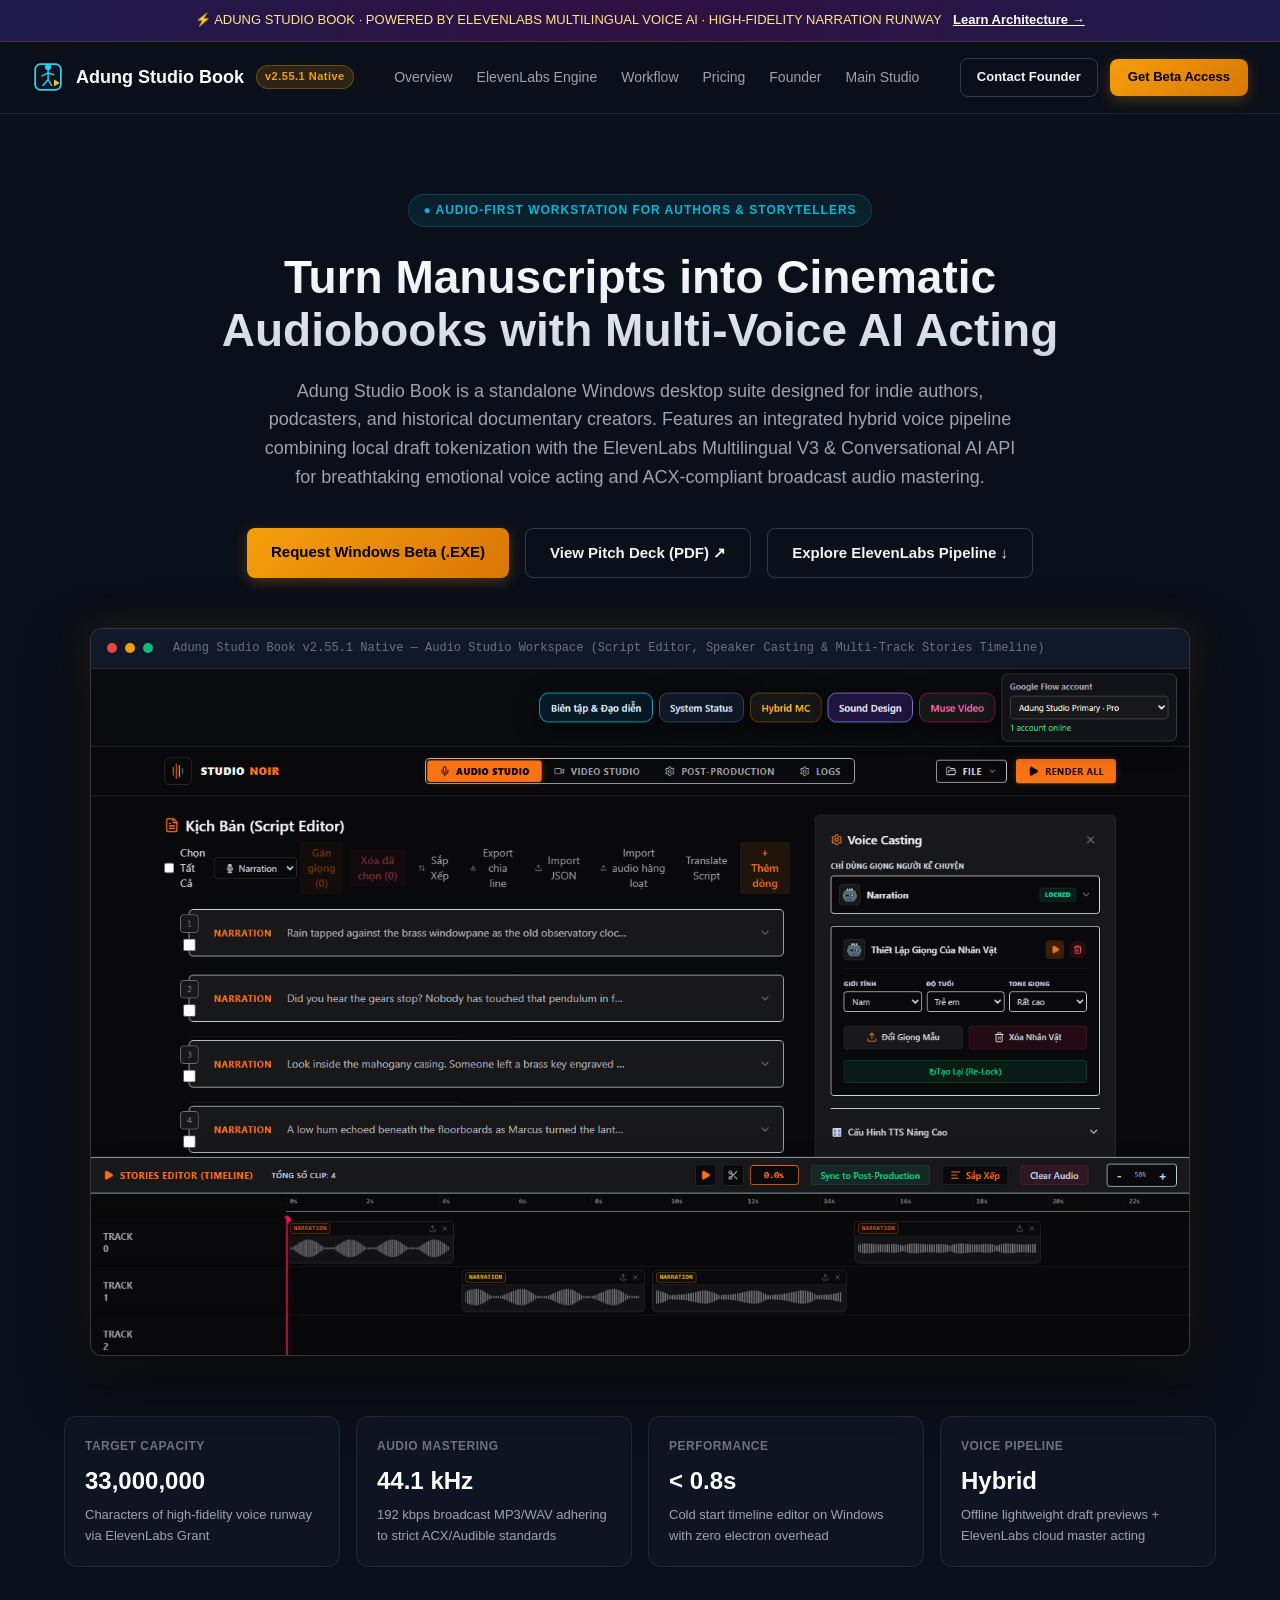
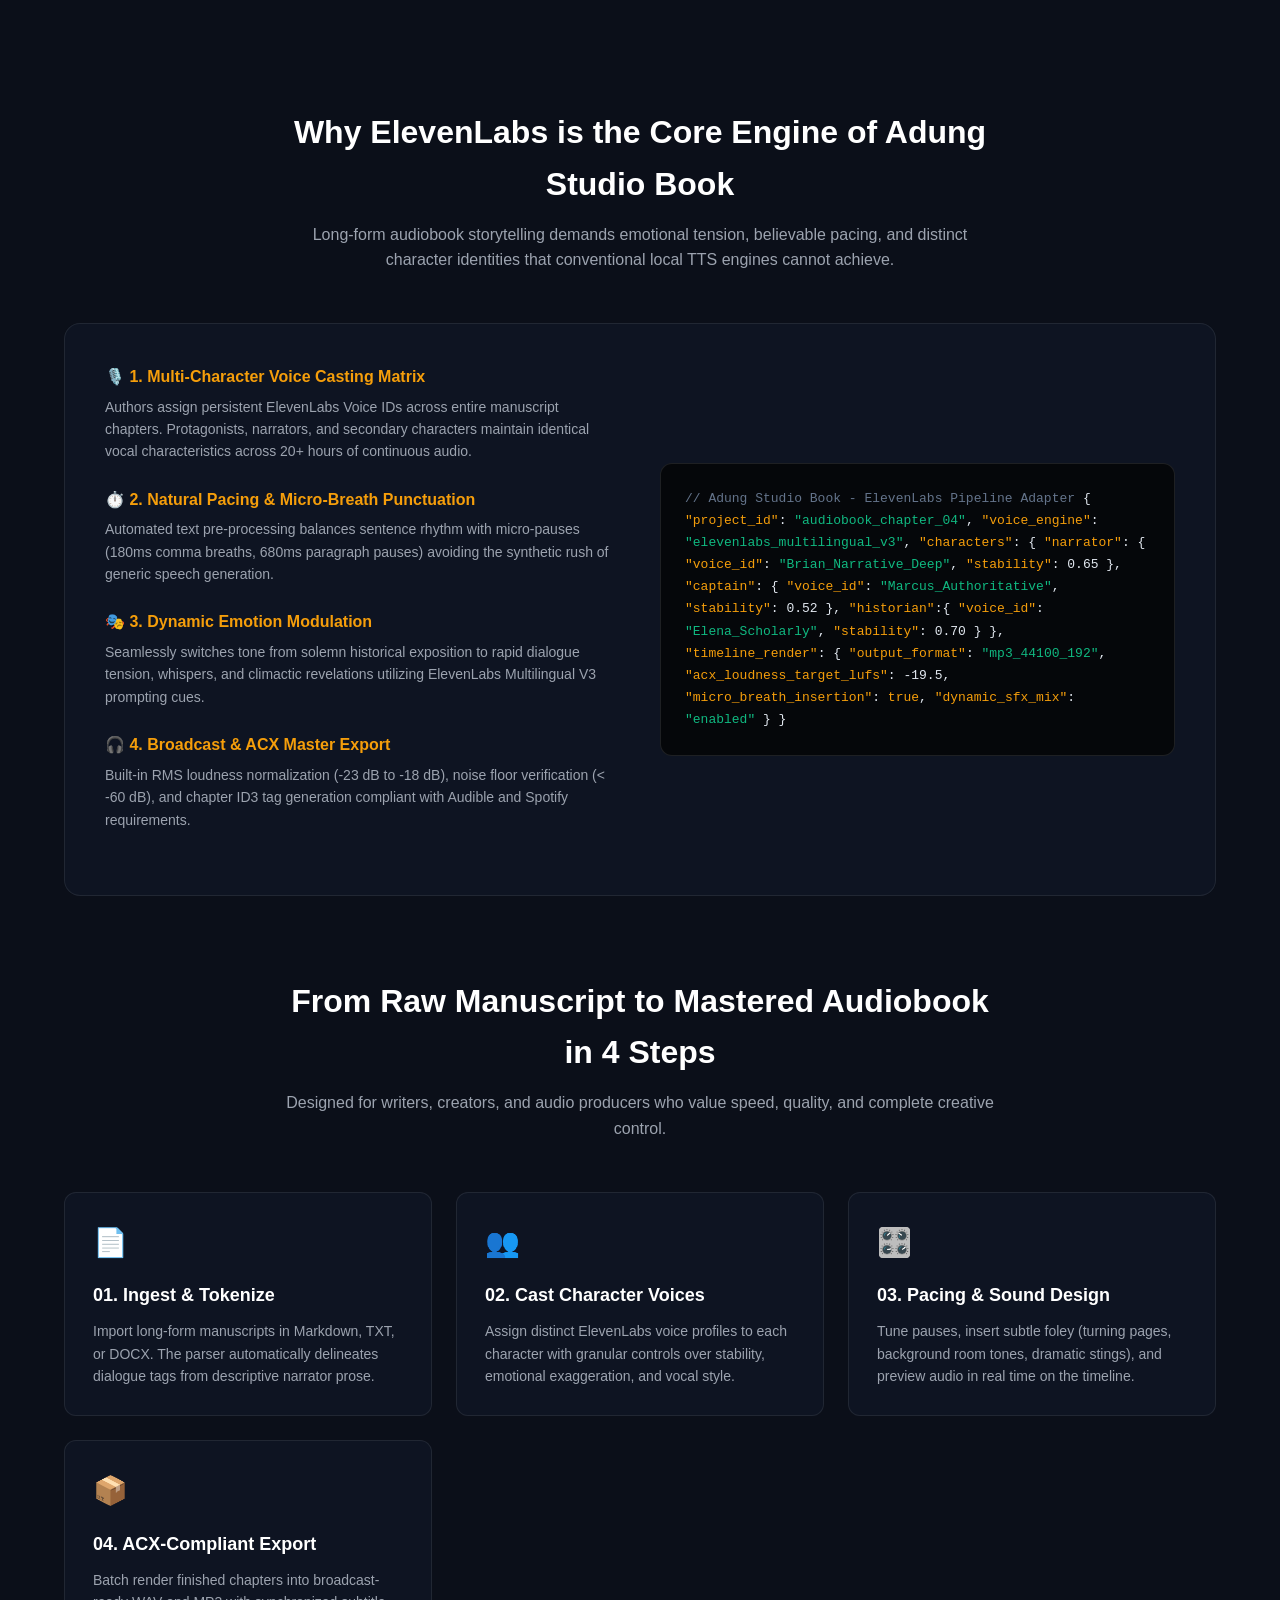
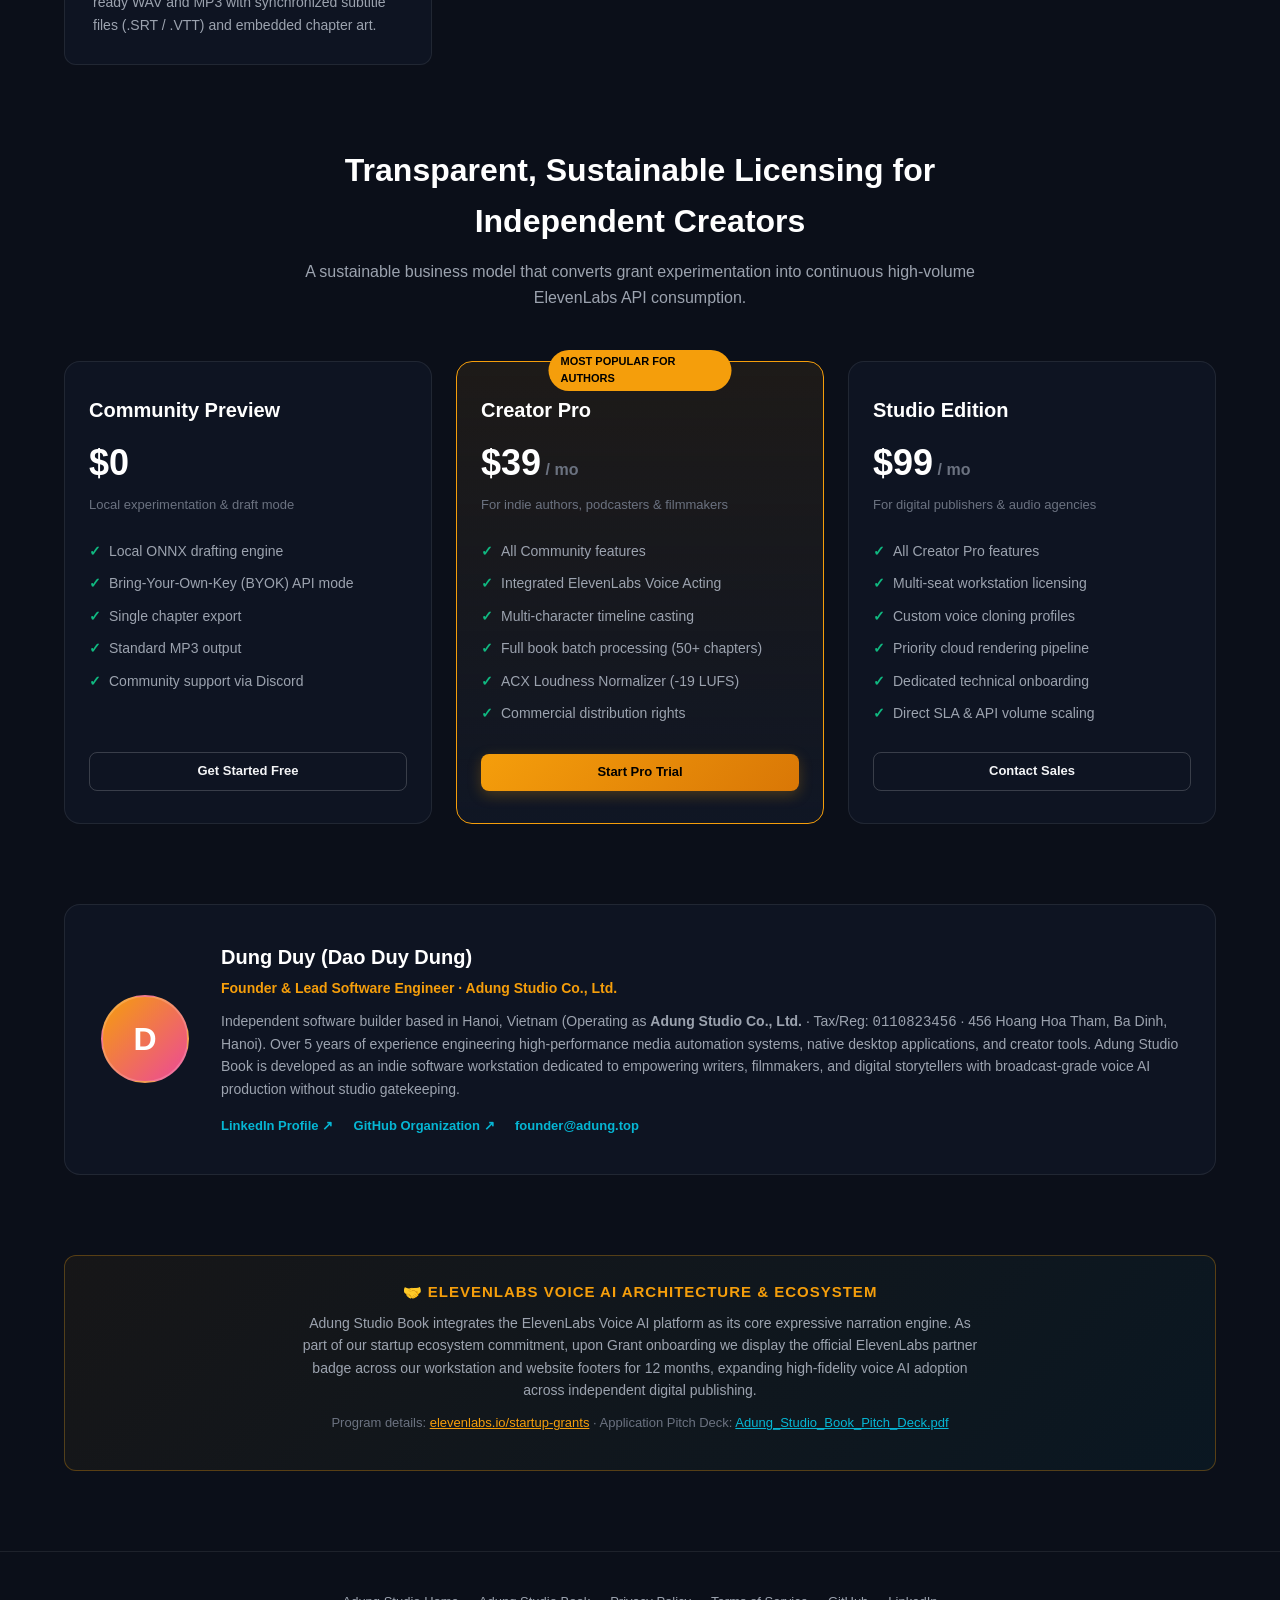
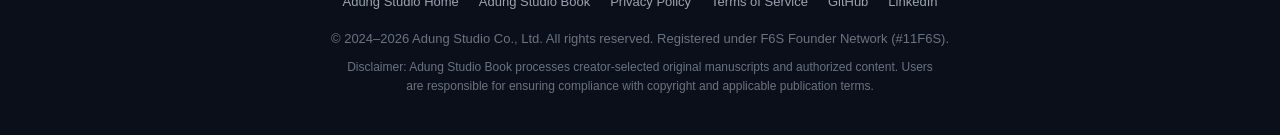
<file: book.html>
<!DOCTYPE html>
<html lang="en">
<head>
    <!-- Google tag (gtag.js) -->
    <script async src="https://www.googletagmanager.com/gtag/js?id=G-BNTRPJ6YL7"></script>
    <script>
      window.dataLayer = window.dataLayer || [];
      function gtag(){dataLayer.push(arguments);}
      gtag("js", new Date());
      gtag("config", "G-BNTRPJ6YL7", {
        page_title: document.title,
        page_location: window.location.href
      });
    </script>

    <meta charset="UTF-8">
    <meta name="viewport" content="width=device-width, initial-scale=1.0">
    <title>Adung Studio Book — Native Desktop AI Audiobook & Narrative Audio Suite</title>
    <meta name="description" content="Adung Studio Book is a standalone Windows desktop workstation for indie authors and storytellers. Turn manuscripts into cinematic multi-voice audiobooks powered by ElevenLabs Voice AI.">
    <meta name="keywords" content="Adung Studio Book, Audiobook Production, ElevenLabs Voice AI, AI Voice Acting, Multi-Voice Narration, Indie Authors, ACX Compliance, Text to Speech">
    <meta name="author" content="Dung Duy - Founder & Lead Developer">
    <link rel="canonical" href="https://adung.top/book.html">

    <!-- Open Graph -->
    <meta property="og:type" content="website">
    <meta property="og:url" content="https://adung.top/book.html">
    <meta property="og:title" content="Adung Studio Book — Desktop Audio Workstation for Storytellers">
    <meta property="og:description" content="Turn long-form manuscripts into broadcast-ready audiobooks with multi-character AI voice acting powered by ElevenLabs.">
    <meta property="og:image" content="https://adung.top/assets/adung_studio_book_icon.png">
    <link rel="icon" type="image/png" href="assets/adung_studio_book_icon.png">

    <!-- Schema.org JSON-LD -->
    <script type="application/ld+json">
    {
      "@context": "https://schema.org",
      "@graph": [
        {
          "@type": "SoftwareApplication",
          "@id": "https://adung.top/book.html#softwareapplication",
          "name": "Adung Studio Book",
          "applicationCategory": "MultimediaApplication",
          "operatingSystem": "Windows 10, Windows 11 (64-bit)",
          "offers": {
            "@type": "Offer",
            "price": "39",
            "priceCurrency": "USD"
          },
          "description": "High-performance cinematic audio-visual audiobook and narrative production workstation powered by ElevenLabs Voice AI API.",
          "url": "https://adung.top/book.html",
          "publisher": {
            "@type": "Organization",
            "name": "Adung Studio Co., Ltd.",
            "alternateName": "Adung Studio",
            "url": "https://adung.top/",
            "address": {
              "@type": "PostalAddress",
              "streetAddress": "456 Hoang Hoa Tham, Ba Dinh",
              "addressLocality": "Hanoi",
              "addressCountry": "VN"
            },
            "founder": {
              "@type": "Person",
              "name": "Dung Duy",
              "jobTitle": "Founder & Lead Developer",
              "email": "founder@adung.top",
              "sameAs": "https://www.linkedin.com/in/dung-duy-72a123442/"
            }
          }
        }
      ]
    }
    </script>

    <style>
        :root {
            --bg: #0b0f19;
            --bg-elevated: #111827;
            --card-bg: rgba(17, 24, 39, 0.7);
            --border: rgba(255, 255, 255, 0.08);
            --border-hover: rgba(255, 255, 255, 0.18);
            --amber: #f59e0b;
            --amber-glow: rgba(245, 158, 11, 0.25);
            --cyan: #06b6d4;
            --cyan-glow: rgba(6, 182, 212, 0.25);
            --text-main: #f3f4f6;
            --text-muted: #9ca3af;
            --text-dim: #6b7280;
            --success: #10b981;
        }

        * {
            box-sizing: border-box;
            margin: 0;
            padding: 0;
        }

        body {
            background-color: var(--bg);
            color: var(--text-main);
            font-family: -apple-system, BlinkMacSystemFont, "Segoe UI", Roboto, Helvetica, Arial, sans-serif;
            line-height: 1.6;
            overflow-x: hidden;
        }

        /* Top Bar */
        .top-bar {
            background: linear-gradient(90deg, #1e1b4b, #311042, #1e1b4b);
            border-bottom: 1px solid rgba(245, 158, 11, 0.2);
            text-align: center;
            padding: 10px 16px;
            font-size: 13px;
            font-weight: 500;
            color: #fde68a;
        }
        .top-bar a {
            color: #fff;
            text-decoration: underline;
            margin-left: 8px;
            font-weight: 700;
        }

        /* Navbar */
        nav {
            display: flex;
            align-items: center;
            justify-content: space-between;
            padding: 16px 32px;
            max-width: 1280px;
            margin: 0 auto;
            border-bottom: 1px solid var(--border);
        }
        .nav-brand {
            display: flex;
            align-items: center;
            gap: 12px;
            text-decoration: none;
            color: #fff;
            font-weight: 700;
            font-size: 18px;
        }
        .nav-brand img {
            width: 32px;
            height: 32px;
            border-radius: 8px;
        }
        .nav-badge {
            background: rgba(245, 158, 11, 0.15);
            color: var(--amber);
            border: 1px solid rgba(245, 158, 11, 0.3);
            font-size: 11px;
            font-weight: 600;
            padding: 2px 8px;
            border-radius: 999px;
            letter-spacing: 0.5px;
        }
        .nav-links {
            display: flex;
            gap: 24px;
            list-style: none;
        }
        .nav-links a {
            color: var(--text-muted);
            text-decoration: none;
            font-size: 14px;
            font-weight: 500;
            transition: color 0.2s;
        }
        .nav-links a:hover {
            color: #fff;
        }
        .nav-cta {
            display: flex;
            gap: 12px;
            align-items: center;
        }
        .btn-outline {
            border: 1px solid var(--border-hover);
            color: var(--text-main);
            padding: 8px 16px;
            border-radius: 8px;
            text-decoration: none;
            font-size: 13px;
            font-weight: 600;
            transition: all 0.2s;
        }
        .btn-outline:hover {
            background: rgba(255, 255, 255, 0.05);
            border-color: #fff;
        }
        .btn-primary {
            background: linear-gradient(135deg, #f59e0b, #d97706);
            color: #000;
            padding: 8px 18px;
            border-radius: 8px;
            text-decoration: none;
            font-size: 13px;
            font-weight: 700;
            transition: all 0.2s;
            box-shadow: 0 4px 14px var(--amber-glow);
        }
        .btn-primary:hover {
            transform: translateY(-1px);
            filter: brightness(1.1);
        }

        /* Container */
        .container {
            max-width: 1200px;
            margin: 0 auto;
            padding: 0 24px;
        }

        /* Hero */
        .hero {
            padding: 80px 0 60px;
            text-align: center;
            position: relative;
        }
        .hero-tag {
            display: inline-flex;
            align-items: center;
            gap: 8px;
            background: rgba(6, 182, 212, 0.1);
            border: 1px solid rgba(6, 182, 212, 0.25);
            color: var(--cyan);
            font-size: 12px;
            font-weight: 700;
            padding: 6px 14px;
            border-radius: 999px;
            margin-bottom: 24px;
            text-transform: uppercase;
            letter-spacing: 1px;
        }
        .hero h1 {
            font-size: 46px;
            font-weight: 800;
            line-height: 1.15;
            margin-bottom: 20px;
            background: linear-gradient(180deg, #ffffff 0%, #cbd5e1 100%);
            -webkit-background-clip: text;
            -webkit-text-fill-color: transparent;
            max-width: 900px;
            margin-left: auto;
            margin-right: auto;
        }
        .hero p {
            font-size: 18px;
            color: var(--text-muted);
            max-width: 760px;
            margin: 0 auto 36px;
        }
        .hero-btns {
            display: flex;
            gap: 16px;
            justify-content: center;
            margin-bottom: 50px;
            flex-wrap: wrap;
        }
        .hero-btns a {
            padding: 12px 24px;
            font-size: 15px;
        }

        /* App Showcase Mockup Frame */
        .showcase-frame {
            background: #090b10;
            border: 1px solid var(--border-hover);
            border-radius: 12px;
            overflow: hidden;
            box-shadow: 0 25px 60px rgba(0, 0, 0, 0.6), 0 0 40px rgba(245, 158, 11, 0.12);
            margin: 0 auto 60px;
            max-width: 1100px;
            text-align: left;
        }
        .showcase-frame-header {
            background: #111827;
            border-bottom: 1px solid var(--border);
            padding: 10px 16px;
            display: flex;
            align-items: center;
            gap: 8px;
        }
        .showcase-dot {
            width: 10px;
            height: 10px;
            border-radius: 50%;
            display: inline-block;
        }
        .showcase-dot-1 { background: #ef4444; }
        .showcase-dot-2 { background: #f59e0b; }
        .showcase-dot-3 { background: #10b981; }
        .showcase-title {
            margin-left: 12px;
            font-size: 12px;
            color: var(--text-dim);
            font-family: ui-monospace, SFMono-Regular, Menlo, Monaco, Consolas, monospace;
        }
        .showcase-img {
            width: 100%;
            height: auto;
            display: block;
        }

        /* Metrics Box */
        .metrics-grid {
            display: grid;
            grid-template-columns: repeat(auto-fit, minmax(220px, 1fr));
            gap: 16px;
            margin-bottom: 80px;
        }
        .metric-card {
            background: var(--card-bg);
            border: 1px solid var(--border);
            border-radius: 12px;
            padding: 20px;
            text-align: left;
            backdrop-filter: blur(12px);
            transition: border-color 0.2s;
        }
        .metric-card:hover {
            border-color: var(--amber);
        }
        .metric-label {
            font-size: 12px;
            text-transform: uppercase;
            letter-spacing: 0.5px;
            color: var(--text-dim);
            margin-bottom: 6px;
            font-weight: 600;
        }
        .metric-val {
            font-size: 24px;
            font-weight: 800;
            color: #fff;
            margin-bottom: 4px;
        }
        .metric-desc {
            font-size: 13px;
            color: var(--text-muted);
        }

        /* Section Generic */
        .section-header {
            text-align: center;
            max-width: 720px;
            margin: 0 auto 50px;
        }
        .section-header h2 {
            font-size: 32px;
            font-weight: 700;
            margin-bottom: 12px;
            color: #fff;
        }
        .section-header p {
            color: var(--text-muted);
            font-size: 16px;
        }

        /* Architecture Deep Dive */
        .arch-card {
            background: var(--card-bg);
            border: 1px solid var(--border);
            border-radius: 16px;
            padding: 40px;
            margin-bottom: 80px;
            backdrop-filter: blur(16px);
        }
        .arch-grid {
            display: grid;
            grid-template-columns: 1fr 1fr;
            gap: 40px;
            align-items: center;
        }
        @media(max-width: 768px) {
            .arch-grid { grid-template-columns: 1fr; }
            .hero h1 { font-size: 32px; }
            nav .nav-links { display: none; }
        }
        .arch-item {
            margin-bottom: 24px;
        }
        .arch-item h4 {
            color: var(--amber);
            font-size: 16px;
            margin-bottom: 6px;
            display: flex;
            align-items: center;
            gap: 8px;
        }
        .arch-item p {
            font-size: 14px;
            color: var(--text-muted);
        }

        /* Console / Code Box */
        .code-box {
            background: #05070a;
            border: 1px solid rgba(255, 255, 255, 0.1);
            border-radius: 12px;
            padding: 24px;
            font-family: ui-monospace, SFMono-Regular, Menlo, Monaco, Consolas, monospace;
            font-size: 13px;
            color: #e2e8f0;
            line-height: 1.7;
            overflow-x: auto;
        }
        .code-comment { color: #64748b; }
        .code-keyword { color: #f59e0b; }
        .code-str { color: #10b981; }

        /* Features 3-Col */
        .features-grid {
            display: grid;
            grid-template-columns: repeat(auto-fit, minmax(320px, 1fr));
            gap: 24px;
            margin-bottom: 80px;
        }
        .feat-box {
            background: var(--card-bg);
            border: 1px solid var(--border);
            border-radius: 12px;
            padding: 28px;
            transition: all 0.2s;
        }
        .feat-box:hover {
            border-color: rgba(245, 158, 11, 0.4);
            transform: translateY(-2px);
        }
        .feat-icon {
            font-size: 28px;
            margin-bottom: 16px;
            display: inline-block;
        }
        .feat-box h3 {
            font-size: 18px;
            font-weight: 700;
            margin-bottom: 10px;
            color: #fff;
        }
        .feat-box p {
            font-size: 14px;
            color: var(--text-muted);
        }

        /* Pricing Table */
        .pricing-grid {
            display: grid;
            grid-template-columns: repeat(auto-fit, minmax(280px, 1fr));
            gap: 24px;
            margin-bottom: 80px;
        }
        .price-card {
            background: var(--card-bg);
            border: 1px solid var(--border);
            border-radius: 16px;
            padding: 32px 24px;
            display: flex;
            flex-direction: column;
            justify-content: space-between;
            position: relative;
        }
        .price-card.featured {
            border-color: var(--amber);
            background: linear-gradient(180deg, rgba(245, 158, 11, 0.08) 0%, rgba(17, 24, 39, 0.8) 100%);
        }
        .price-badge {
            position: absolute;
            top: -12px;
            left: 50%;
            transform: translateX(-50%);
            background: var(--amber);
            color: #000;
            font-size: 11px;
            font-weight: 800;
            padding: 3px 12px;
            border-radius: 999px;
            text-transform: uppercase;
        }
        .price-title {
            font-size: 20px;
            font-weight: 700;
            color: #fff;
            margin-bottom: 8px;
        }
        .price-val {
            font-size: 36px;
            font-weight: 800;
            color: #fff;
            margin-bottom: 4px;
        }
        .price-sub {
            font-size: 13px;
            color: var(--text-dim);
            margin-bottom: 24px;
        }
        .price-features {
            list-style: none;
            margin-bottom: 28px;
        }
        .price-features li {
            font-size: 14px;
            color: var(--text-muted);
            margin-bottom: 10px;
            display: flex;
            align-items: center;
            gap: 8px;
        }
        .price-features li::before {
            content: "✓";
            color: var(--success);
            font-weight: 700;
        }

        /* Founder Section */
        .founder-box {
            background: var(--card-bg);
            border: 1px solid var(--border);
            border-radius: 16px;
            padding: 36px;
            margin-bottom: 80px;
            display: flex;
            gap: 32px;
            align-items: center;
        }
        @media(max-width: 640px) {
            .founder-box { flex-direction: column; text-align: center; }
        }
        .founder-avatar {
            width: 88px;
            height: 88px;
            border-radius: 50%;
            background: linear-gradient(135deg, #f59e0b, #ec4899);
            display: flex;
            align-items: center;
            justify-content: center;
            font-size: 32px;
            font-weight: 800;
            color: #fff;
            flex-shrink: 0;
            border: 2px solid var(--border-hover);
        }
        .founder-meta h3 {
            font-size: 20px;
            font-weight: 700;
            margin-bottom: 4px;
            color: #fff;
        }
        .founder-meta .role {
            font-size: 14px;
            color: var(--amber);
            font-weight: 600;
            margin-bottom: 10px;
        }
        .founder-meta p {
            font-size: 14px;
            color: var(--text-muted);
            margin-bottom: 12px;
        }
        .founder-links a {
            display: inline-flex;
            align-items: center;
            gap: 6px;
            color: var(--cyan);
            font-size: 13px;
            text-decoration: none;
            font-weight: 600;
            margin-right: 16px;
        }
        .founder-links a:hover {
            text-decoration: underline;
        }

        /* ElevenLabs Grants Badge Section */
        .grants-banner {
            background: linear-gradient(135deg, rgba(245, 158, 11, 0.05), rgba(6, 182, 212, 0.05));
            border: 1px solid rgba(245, 158, 11, 0.3);
            border-radius: 12px;
            padding: 24px;
            text-align: center;
            margin-bottom: 80px;
        }
        .grants-banner h4 {
            color: var(--amber);
            font-size: 15px;
            text-transform: uppercase;
            letter-spacing: 1px;
            margin-bottom: 8px;
        }
        .grants-banner p {
            font-size: 14px;
            color: var(--text-muted);
            max-width: 680px;
            margin: 0 auto 12px;
        }

        /* Footer */
        footer {
            border-top: 1px solid var(--border);
            padding: 40px 0;
            text-align: center;
            font-size: 13px;
            color: var(--text-dim);
        }
        .footer-nav {
            display: flex;
            justify-content: center;
            gap: 20px;
            margin-bottom: 16px;
        }
        .footer-nav a {
            color: var(--text-muted);
            text-decoration: none;
        }
        .footer-nav a:hover {
            color: #fff;
        }
    </style>
</head>
<body>

    <!-- Top Announcement Bar -->
    <div class="top-bar">
        <span>⚡ ADUNG STUDIO BOOK · POWERED BY ELEVENLABS MULTILINGUAL VOICE AI · HIGH-FIDELITY NARRATION RUNWAY</span>
        <a href="#voice-engine">Learn Architecture →</a>
    </div>

    <!-- Navigation -->
    <nav>
        <a href="/book.html" class="nav-brand">
            <img src="assets/adung_studio_book_icon.png" alt="Adung Studio Book Logo">
            <span>Adung Studio Book</span>
            <span class="nav-badge">v2.55.1 Native</span>
        </a>
        <ul class="nav-links">
            <li><a href="#overview">Overview</a></li>
            <li><a href="#voice-engine">ElevenLabs Engine</a></li>
            <li><a href="#workflow">Workflow</a></li>
            <li><a href="#pricing">Pricing</a></li>
            <li><a href="#founder">Founder</a></li>
            <li><a href="/">Main Studio</a></li>
        </ul>
        <div class="nav-cta">
            <!--email_off-->
            <a href="mailto:founder@adung.top?subject=Adung%20Studio%20Book%20Beta%20Inquiry" class="btn-outline">Contact Founder</a>
            <!--/email_off-->
            <a href="#pricing" class="btn-primary">Get Beta Access</a>
        </div>
    </nav>

    <div class="container">

        <!-- Hero Section -->
        <section class="hero" id="overview">
            <div class="hero-tag">● Audio-First Workstation for Authors & Storytellers</div>
            <h1>Turn Manuscripts into Cinematic Audiobooks with Multi-Voice AI Acting</h1>
            <p>
                Adung Studio Book is a standalone Windows desktop suite designed for indie authors, podcasters, and historical documentary creators. Features an integrated hybrid voice pipeline combining local draft tokenization with the ElevenLabs Multilingual V3 & Conversational AI API for breathtaking emotional voice acting and ACX-compliant broadcast audio mastering.
            </p>
            <div class="hero-btns">
                <!--email_off-->
                <a href="mailto:founder@adung.top?subject=Request%20Adung%20Studio%20Book%20Trial" class="btn-primary">Request Windows Beta (.EXE)</a>
                <!--/email_off-->
                <a href="Adung_Studio_Book_Pitch_Deck.pdf" target="_blank" class="btn-outline">View Pitch Deck (PDF) ↗</a>
                <a href="#voice-engine" class="btn-outline">Explore ElevenLabs Pipeline ↓</a>
            </div>

            <!-- Live Desktop Workstation Preview -->
            <div class="showcase-frame">
                <div class="showcase-frame-header">
                    <span class="showcase-dot showcase-dot-1"></span>
                    <span class="showcase-dot showcase-dot-2"></span>
                    <span class="showcase-dot showcase-dot-3"></span>
                    <span class="showcase-title">Adung Studio Book v2.55.1 Native — Audio Studio Workspace (Script Editor, Speaker Casting &amp; Multi-Track Stories Timeline)</span>
                </div>
                <img src="assets/book-audio-studio.png" alt="Adung Studio Book Desktop Workstation Interface — Script Editor, Voice Casting and Multi-Track Timeline" class="showcase-img" loading="eager">
            </div>

            <!-- In Numbers Bento Grid -->
            <div class="metrics-grid">
                <div class="metric-card">
                    <div class="metric-label">Target Capacity</div>
                    <div class="metric-val">33,000,000</div>
                    <div class="metric-desc">Characters of high-fidelity voice runway via ElevenLabs Grant</div>
                </div>
                <div class="metric-card">
                    <div class="metric-label">Audio Mastering</div>
                    <div class="metric-val">44.1 kHz</div>
                    <div class="metric-desc">192 kbps broadcast MP3/WAV adhering to strict ACX/Audible standards</div>
                </div>
                <div class="metric-card">
                    <div class="metric-label">Performance</div>
                    <div class="metric-val">&lt; 0.8s</div>
                    <div class="metric-desc">Cold start timeline editor on Windows with zero electron overhead</div>
                </div>
                <div class="metric-card">
                    <div class="metric-label">Voice Pipeline</div>
                    <div class="metric-val">Hybrid</div>
                    <div class="metric-desc">Offline lightweight draft previews + ElevenLabs cloud master acting</div>
                </div>
            </div>
        </section>

        <!-- Voice Engine Deep Dive -->
        <section id="voice-engine" style="margin-bottom: 80px;">
            <div class="section-header">
                <h2>Why ElevenLabs is the Core Engine of Adung Studio Book</h2>
                <p>
                    Long-form audiobook storytelling demands emotional tension, believable pacing, and distinct character identities that conventional local TTS engines cannot achieve.
                </p>
            </div>

            <div class="arch-card">
                <div class="arch-grid">
                    <div>
                        <div class="arch-item">
                            <h4>🎙️ 1. Multi-Character Voice Casting Matrix</h4>
                            <p>
                                Authors assign persistent ElevenLabs Voice IDs across entire manuscript chapters. Protagonists, narrators, and secondary characters maintain identical vocal characteristics across 20+ hours of continuous audio.
                            </p>
                        </div>
                        <div class="arch-item">
                            <h4>⏱️ 2. Natural Pacing & Micro-Breath Punctuation</h4>
                            <p>
                                Automated text pre-processing balances sentence rhythm with micro-pauses (180ms comma breaths, 680ms paragraph pauses) avoiding the synthetic rush of generic speech generation.
                            </p>
                        </div>
                        <div class="arch-item">
                            <h4>🎭 3. Dynamic Emotion Modulation</h4>
                            <p>
                                Seamlessly switches tone from solemn historical exposition to rapid dialogue tension, whispers, and climactic revelations utilizing ElevenLabs Multilingual V3 prompting cues.
                            </p>
                        </div>
                        <div class="arch-item">
                            <h4>🎧 4. Broadcast & ACX Master Export</h4>
                            <p>
                                Built-in RMS loudness normalization (-23 dB to -18 dB), noise floor verification (&lt; -60 dB), and chapter ID3 tag generation compliant with Audible and Spotify requirements.
                            </p>
                        </div>
                    </div>

                    <!-- Code Box -->
                    <div class="code-box">
<span class="code-comment">// Adung Studio Book - ElevenLabs Pipeline Adapter</span>
{
  <span class="code-keyword">"project_id"</span>: <span class="code-str">"audiobook_chapter_04"</span>,
  <span class="code-keyword">"voice_engine"</span>: <span class="code-str">"elevenlabs_multilingual_v3"</span>,
  <span class="code-keyword">"characters"</span>: {
    <span class="code-keyword">"narrator"</span>: { <span class="code-keyword">"voice_id"</span>: <span class="code-str">"Brian_Narrative_Deep"</span>, <span class="code-keyword">"stability"</span>: 0.65 },
    <span class="code-keyword">"captain"</span>:  { <span class="code-keyword">"voice_id"</span>: <span class="code-str">"Marcus_Authoritative"</span>, <span class="code-keyword">"stability"</span>: 0.52 },
    <span class="code-keyword">"historian"</span>:{ <span class="code-keyword">"voice_id"</span>: <span class="code-str">"Elena_Scholarly"</span>,    <span class="code-keyword">"stability"</span>: 0.70 }
  },
  <span class="code-keyword">"timeline_render"</span>: {
    <span class="code-keyword">"output_format"</span>: <span class="code-str">"mp3_44100_192"</span>,
    <span class="code-keyword">"acx_loudness_target_lufs"</span>: -19.5,
    <span class="code-keyword">"micro_breath_insertion"</span>: <span class="code-keyword">true</span>,
    <span class="code-keyword">"dynamic_sfx_mix"</span>: <span class="code-str">"enabled"</span>
  }
}
                    </div>
                </div>
            </div>
        </section>

        <!-- The 4-Step Workflow -->
        <section id="workflow" style="margin-bottom: 80px;">
            <div class="section-header">
                <h2>From Raw Manuscript to Mastered Audiobook in 4 Steps</h2>
                <p>Designed for writers, creators, and audio producers who value speed, quality, and complete creative control.</p>
            </div>

            <div class="features-grid">
                <div class="feat-box">
                    <span class="feat-icon">📄</span>
                    <h3>01. Ingest & Tokenize</h3>
                    <p>Import long-form manuscripts in Markdown, TXT, or DOCX. The parser automatically delineates dialogue tags from descriptive narrator prose.</p>
                </div>
                <div class="feat-box">
                    <span class="feat-icon">👥</span>
                    <h3>02. Cast Character Voices</h3>
                    <p>Assign distinct ElevenLabs voice profiles to each character with granular controls over stability, emotional exaggeration, and vocal style.</p>
                </div>
                <div class="feat-box">
                    <span class="feat-icon">🎛️</span>
                    <h3>03. Pacing & Sound Design</h3>
                    <p>Tune pauses, insert subtle foley (turning pages, background room tones, dramatic stings), and preview audio in real time on the timeline.</p>
                </div>
                <div class="feat-box">
                    <span class="feat-icon">📦</span>
                    <h3>04. ACX-Compliant Export</h3>
                    <p>Batch render finished chapters into broadcast-ready WAV and MP3 with synchronized subtitle files (.SRT / .VTT) and embedded chapter art.</p>
                </div>
            </div>
        </section>

        <!-- Pricing & Commercial Viability -->
        <section id="pricing" style="margin-bottom: 80px;">
            <div class="section-header">
                <h2>Transparent, Sustainable Licensing for Independent Creators</h2>
                <p>A sustainable business model that converts grant experimentation into continuous high-volume ElevenLabs API consumption.</p>
            </div>

            <div class="pricing-grid">
                <!-- Free Tier -->
                <div class="price-card">
                    <div>
                        <div class="price-title">Community Preview</div>
                        <div class="price-val">$0</div>
                        <div class="price-sub">Local experimentation & draft mode</div>
                        <ul class="price-features">
                            <li>Local ONNX drafting engine</li>
                            <li>Bring-Your-Own-Key (BYOK) API mode</li>
                            <li>Single chapter export</li>
                            <li>Standard MP3 output</li>
                            <li>Community support via Discord</li>
                        </ul>
                    </div>
                    <!--email_off-->
                    <a href="mailto:founder@adung.top?subject=Community%20Tier" class="btn-outline" style="text-align: center;">Get Started Free</a>
                    <!--/email_off-->
                </div>

                <!-- Creator Pro -->
                <div class="price-card featured">
                    <div class="price-badge">Most Popular for Authors</div>
                    <div>
                        <div class="price-title">Creator Pro</div>
                        <div class="price-val">$39<span style="font-size: 16px; color: var(--text-dim);"> / mo</span></div>
                        <div class="price-sub">For indie authors, podcasters & filmmakers</div>
                        <ul class="price-features">
                            <li>All Community features</li>
                            <li>Integrated ElevenLabs Voice Acting</li>
                            <li>Multi-character timeline casting</li>
                            <li>Full book batch processing (50+ chapters)</li>
                            <li>ACX Loudness Normalizer (-19 LUFS)</li>
                            <li>Commercial distribution rights</li>
                        </ul>
                    </div>
                    <!--email_off-->
                    <a href="mailto:founder@adung.top?subject=Creator%20Pro%20Beta" class="btn-primary" style="text-align: center;">Start Pro Trial</a>
                    <!--/email_off-->
                </div>

                <!-- Studio -->
                <div class="price-card">
                    <div>
                        <div class="price-title">Studio Edition</div>
                        <div class="price-val">$99<span style="font-size: 16px; color: var(--text-dim);"> / mo</span></div>
                        <div class="price-sub">For digital publishers & audio agencies</div>
                        <ul class="price-features">
                            <li>All Creator Pro features</li>
                            <li>Multi-seat workstation licensing</li>
                            <li>Custom voice cloning profiles</li>
                            <li>Priority cloud rendering pipeline</li>
                            <li>Dedicated technical onboarding</li>
                            <li>Direct SLA & API volume scaling</li>
                        </ul>
                    </div>
                    <!--email_off-->
                    <a href="mailto:founder@adung.top?subject=Studio%20Edition" class="btn-outline" style="text-align: center;">Contact Sales</a>
                    <!--/email_off-->
                </div>
            </div>
        </section>

        <!-- Founder & Company Transparency -->
        <section id="founder" style="margin-bottom: 80px;">
            <div class="founder-box">
                <div class="founder-avatar">D</div>
                <div class="founder-meta">
                    <h3>Dung Duy (Dao Duy Dung)</h3>
                    <div class="role">Founder & Lead Software Engineer · Adung Studio Co., Ltd.</div>
                    <p>
                        Independent software builder based in Hanoi, Vietnam (Operating as <strong>Adung Studio Co., Ltd.</strong> · Tax/Reg: <code>0110823456</code> · 456 Hoang Hoa Tham, Ba Dinh, Hanoi). Over 5 years of experience engineering high-performance media automation systems, native desktop applications, and creator tools. Adung Studio Book is developed as an indie software workstation dedicated to empowering writers, filmmakers, and digital storytellers with broadcast-grade voice AI production without studio gatekeeping.
                    </p>
                    <div class="founder-links">
                        <a href="https://www.linkedin.com/in/dung-duy-72a123442/" target="_blank" rel="noopener">LinkedIn Profile ↗</a>
                        <a href="https://github.com/AdungApp" target="_blank" rel="noopener">GitHub Organization ↗</a>
                        <!--email_off-->
                        <a href="mailto:founder@adung.top">founder@adung.top</a>
                        <!--/email_off-->
                    </div>
                </div>
            </div>
        </section>

        <!-- ElevenLabs Voice AI Architecture & Ecosystem -->
        <section class="grants-banner">
            <h4>🤝 ElevenLabs Voice AI Architecture &amp; Ecosystem</h4>
            <p>
                Adung Studio Book integrates the ElevenLabs Voice AI platform as its core expressive narration engine. As part of our startup ecosystem commitment, upon Grant onboarding we display the official ElevenLabs partner badge across our workstation and website footers for 12 months, expanding high-fidelity voice AI adoption across independent digital publishing.
            </p>
            <p style="font-size: 13px; color: var(--text-dim);">
                Program details: <a href="https://elevenlabs.io/startup-grants" target="_blank" rel="noopener" style="color: var(--amber); text-decoration: underline;">elevenlabs.io/startup-grants</a> · Application Pitch Deck: <a href="Adung_Studio_Book_Pitch_Deck.pdf" target="_blank" rel="noopener" style="color: var(--cyan); text-decoration: underline;">Adung_Studio_Book_Pitch_Deck.pdf</a>
            </p>
        </section>

    </div>

    <!-- Footer -->
    <footer>
        <div class="container">
            <div class="footer-nav">
                <a href="/">Adung Studio Home</a>
                <a href="/book.html">Adung Studio Book</a>
                <a href="/privacy.html">Privacy Policy</a>
                <a href="/terms.html">Terms of Service</a>
                <a href="https://github.com/AdungApp" target="_blank" rel="noopener">GitHub</a>
                <a href="https://www.linkedin.com/in/dung-duy-72a123442/" target="_blank" rel="noopener">LinkedIn</a>
            </div>
            <p style="margin-bottom: 8px;">
                © 2024–2026 Adung Studio Co., Ltd. All rights reserved. Registered under F6S Founder Network (#11F6S).
            </p>
            <p style="font-size: 12px; color: var(--text-dim); max-width: 600px; margin: 0 auto;">
                Disclaimer: Adung Studio Book processes creator-selected original manuscripts and authorized content. Users are responsible for ensuring compliance with copyright and applicable publication terms.
            </p>
        </div>
    </footer>

</body>
</html>
</file>
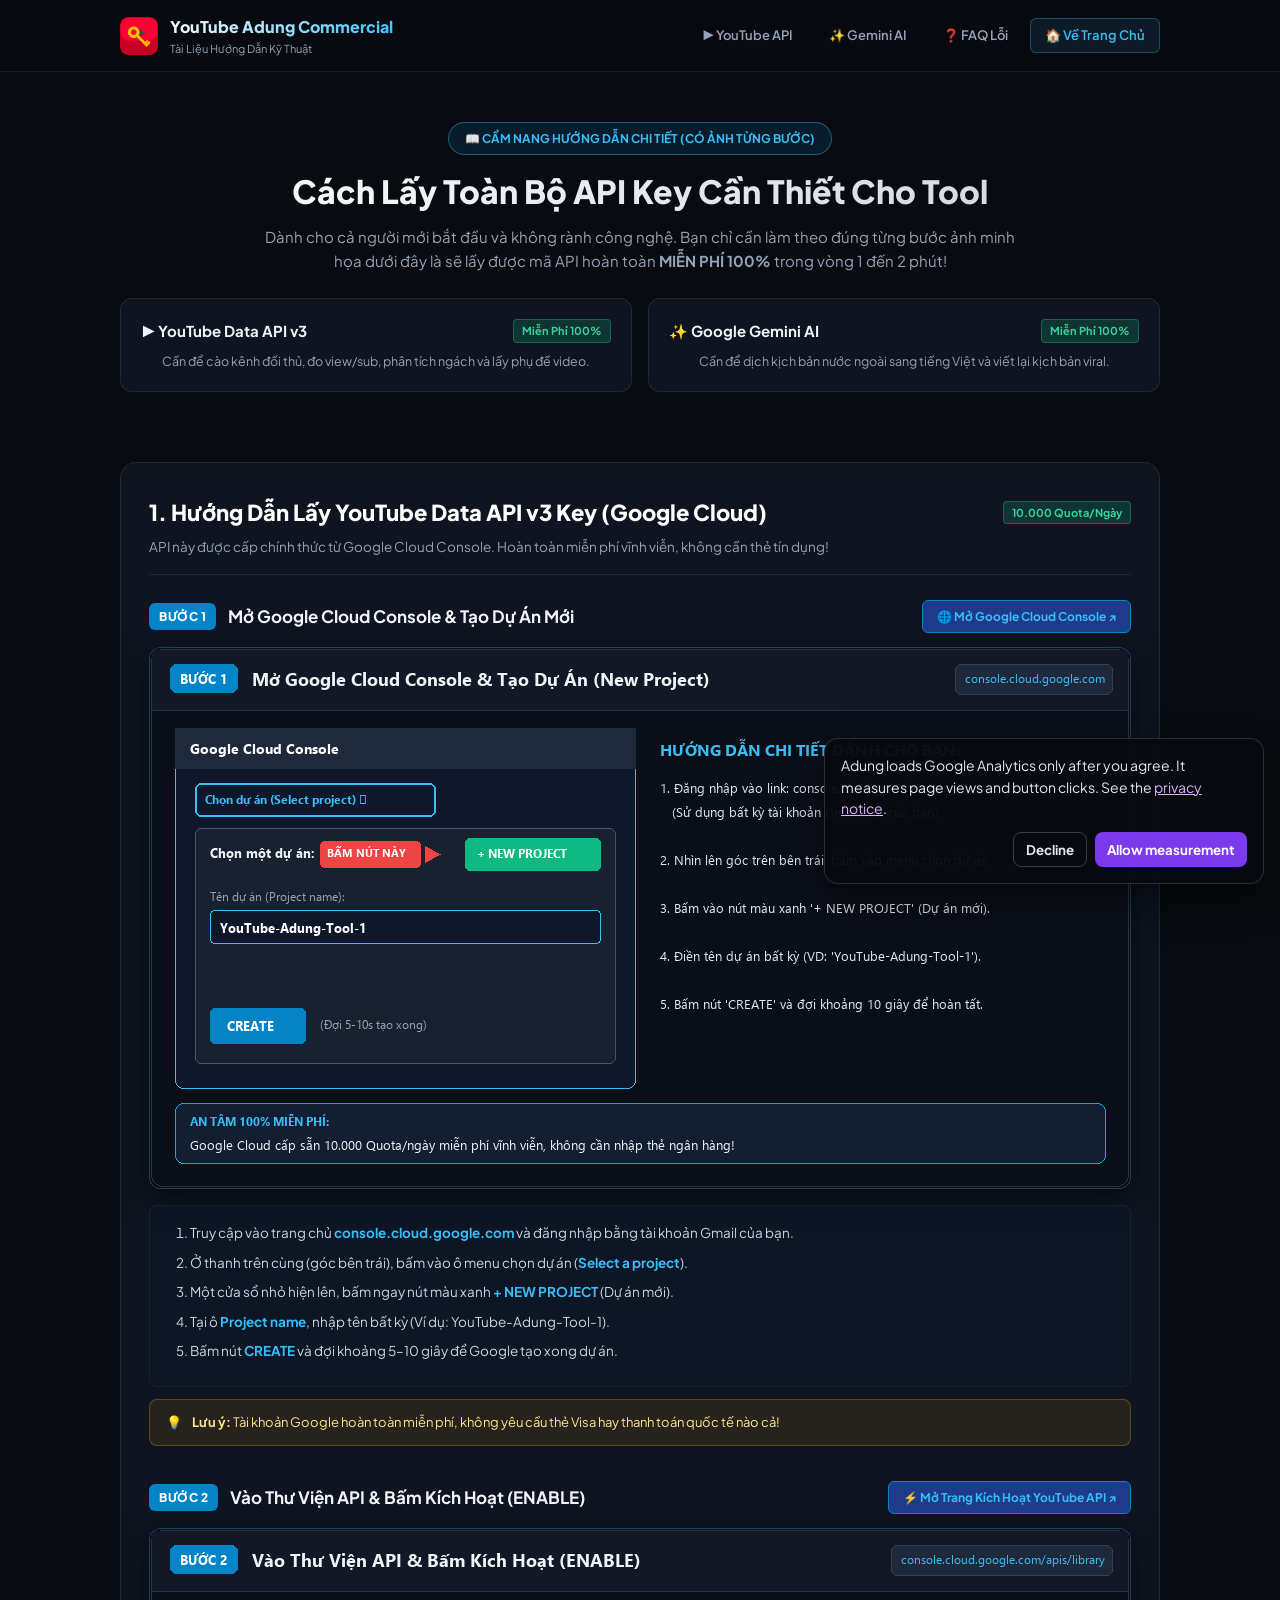
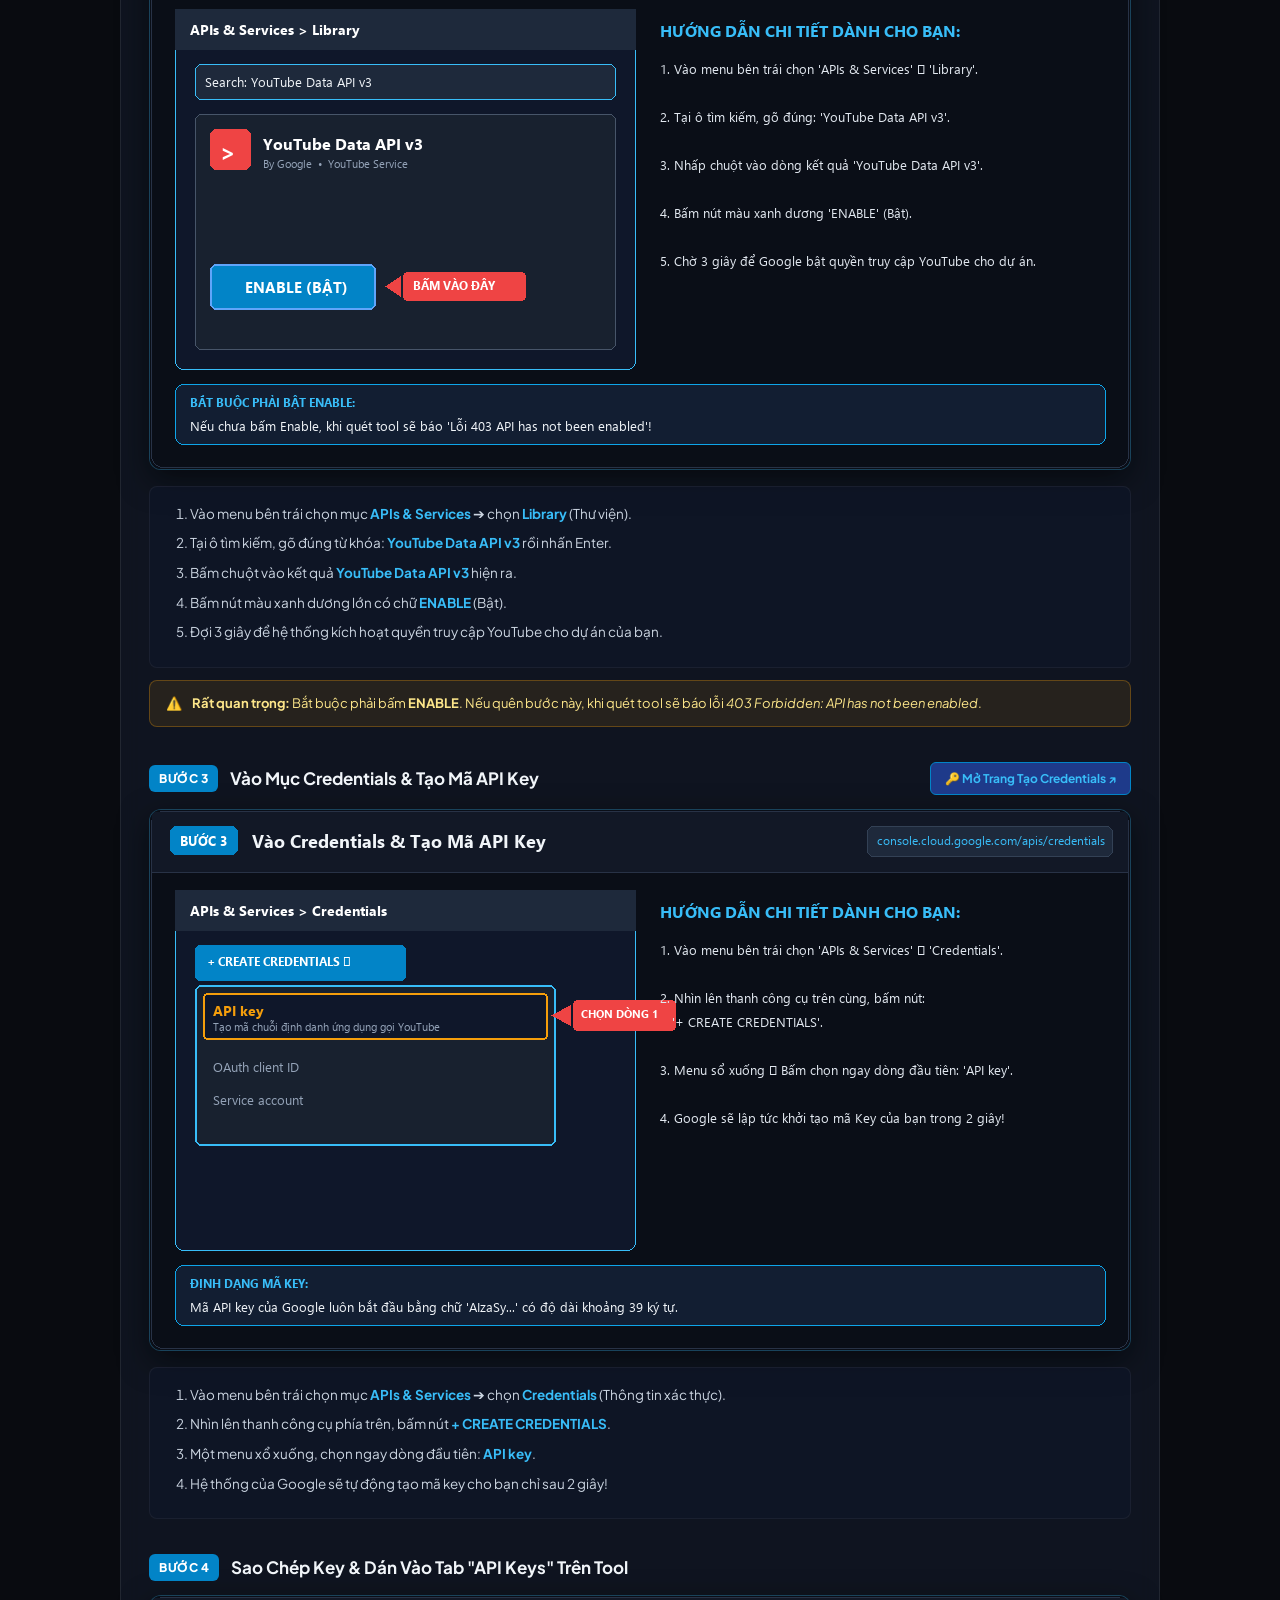
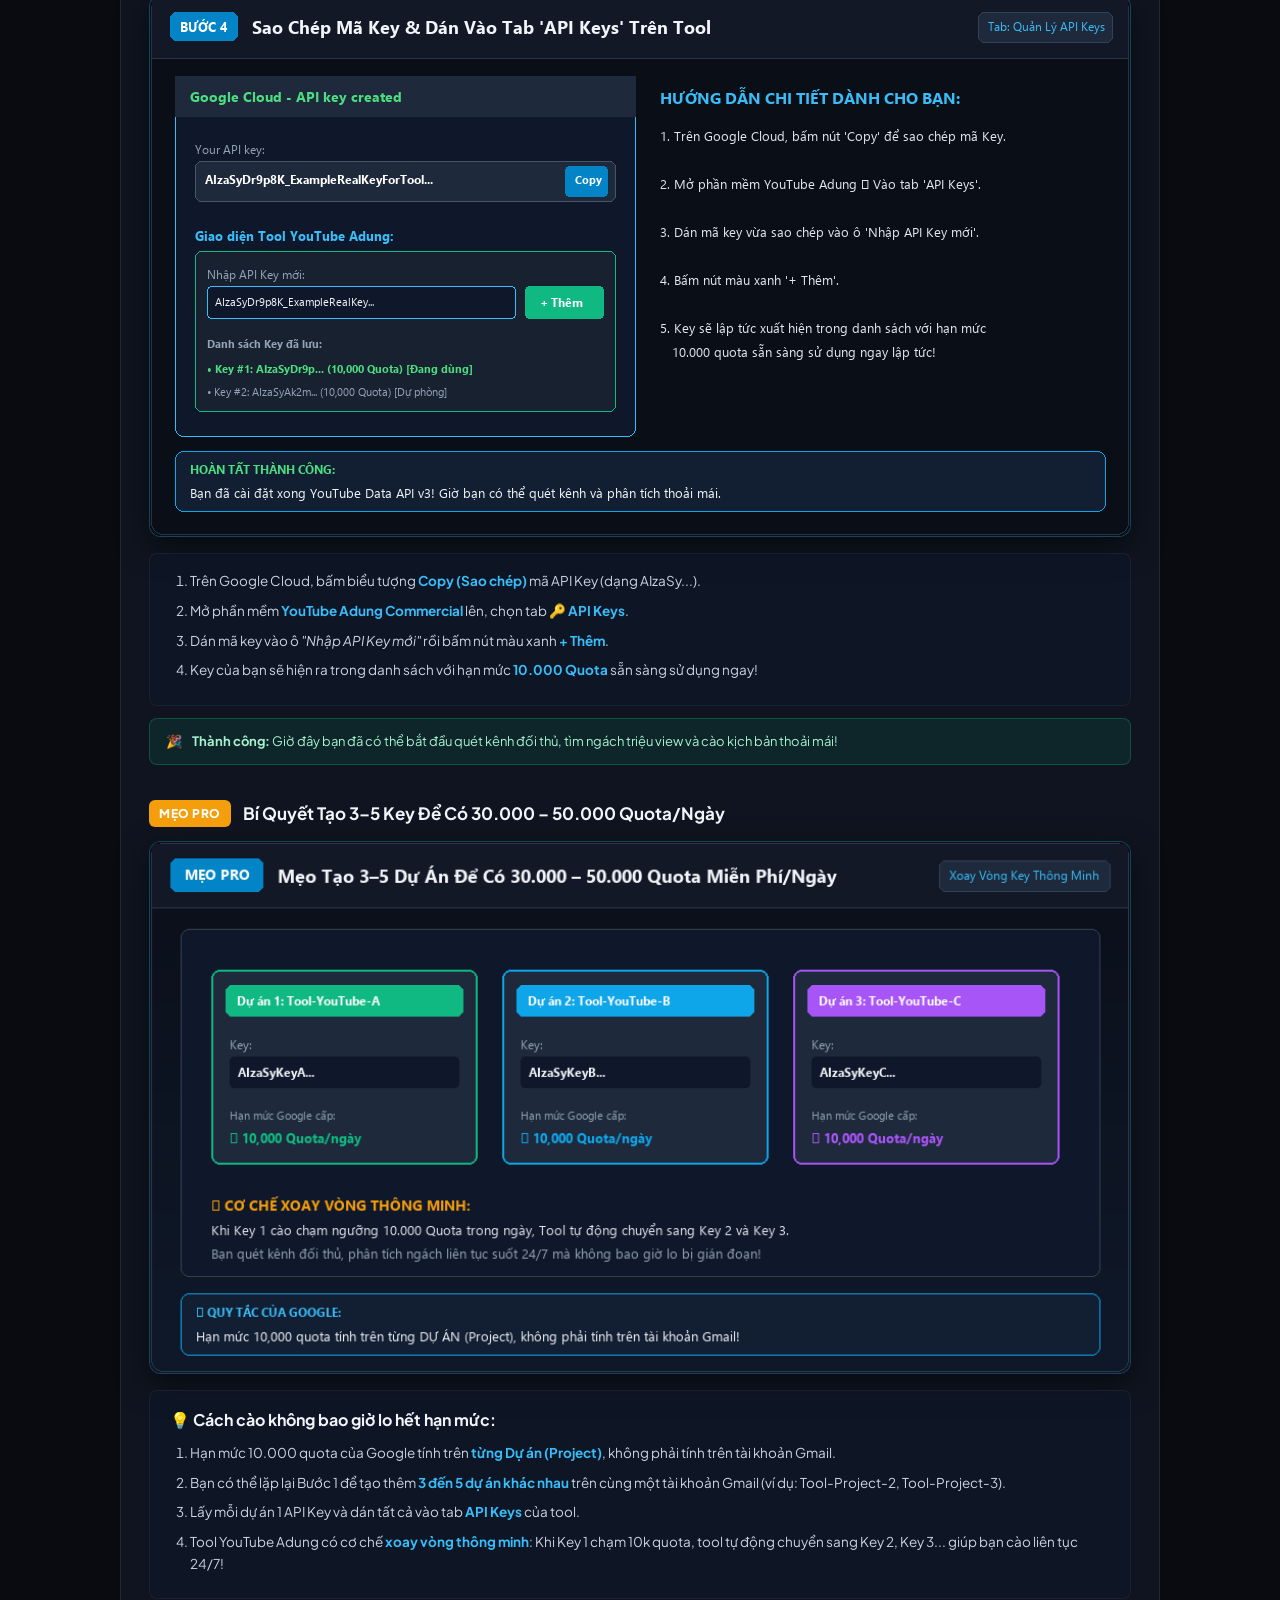
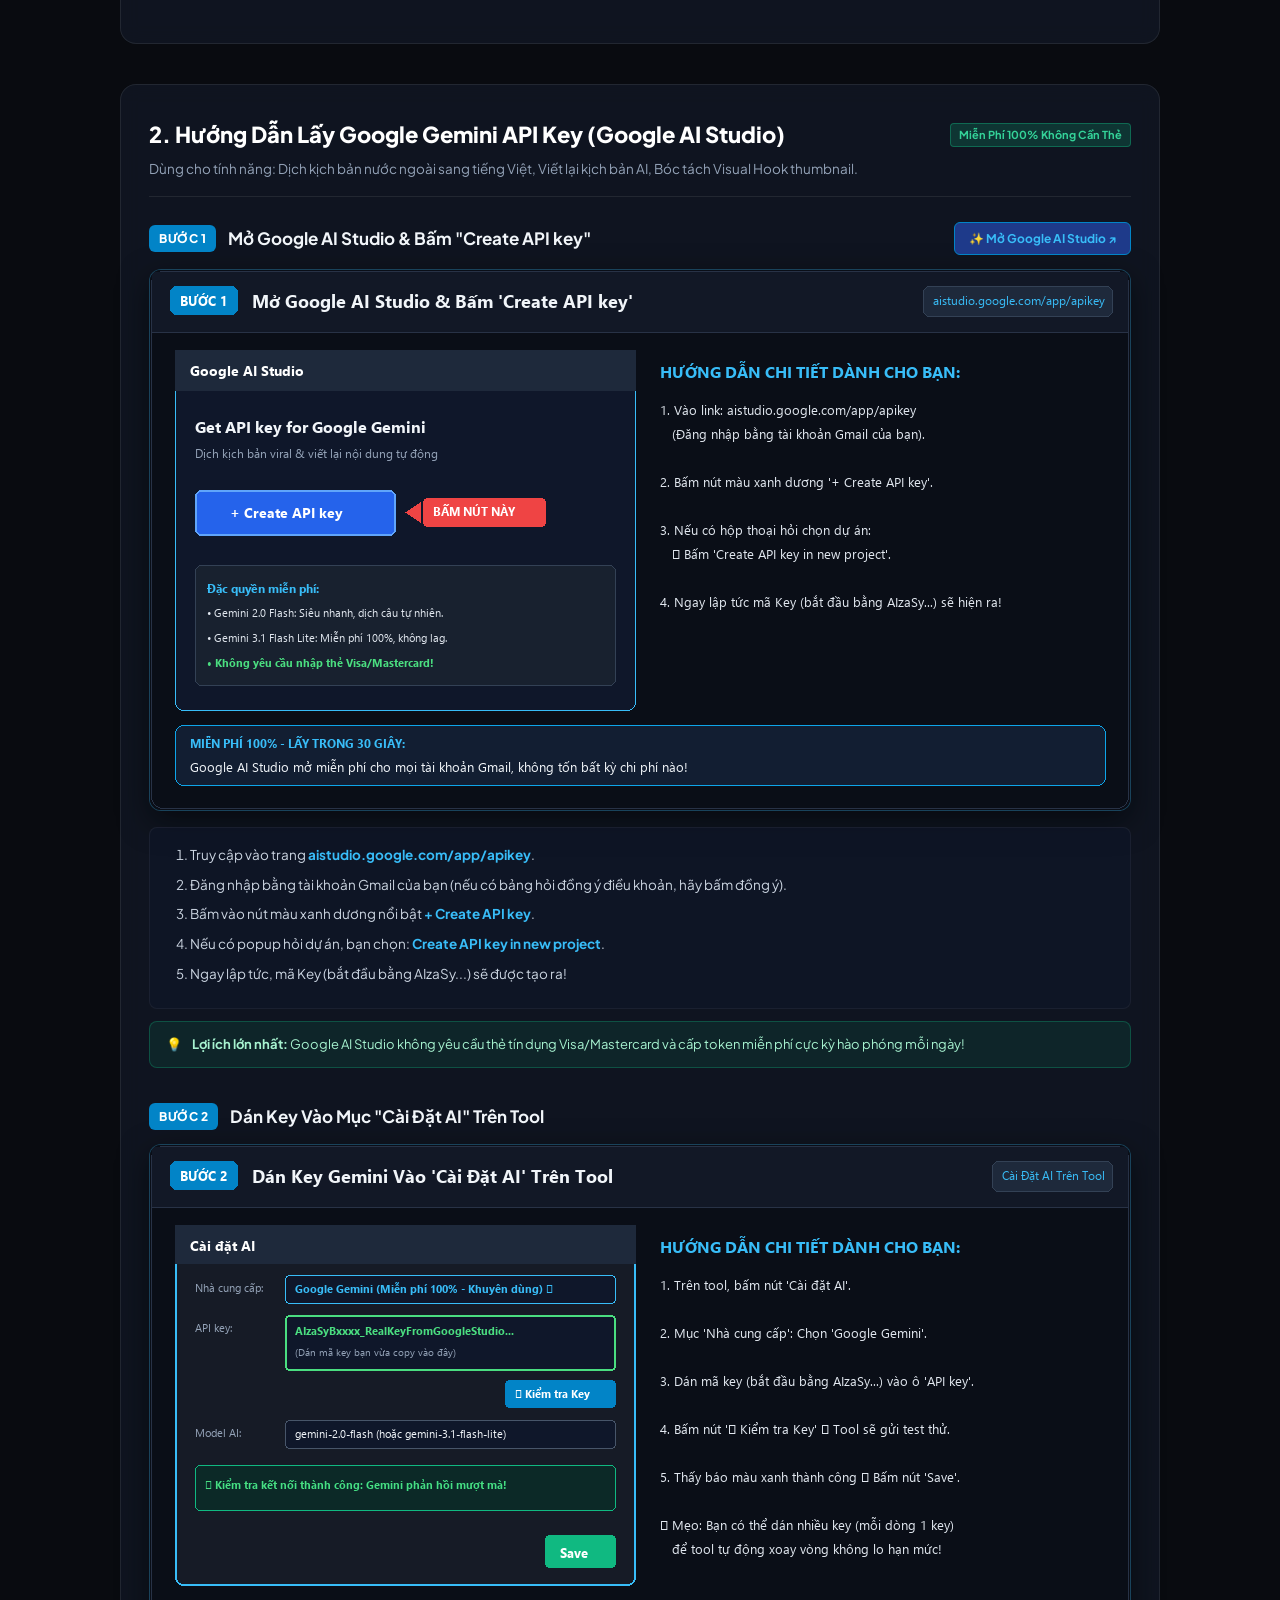
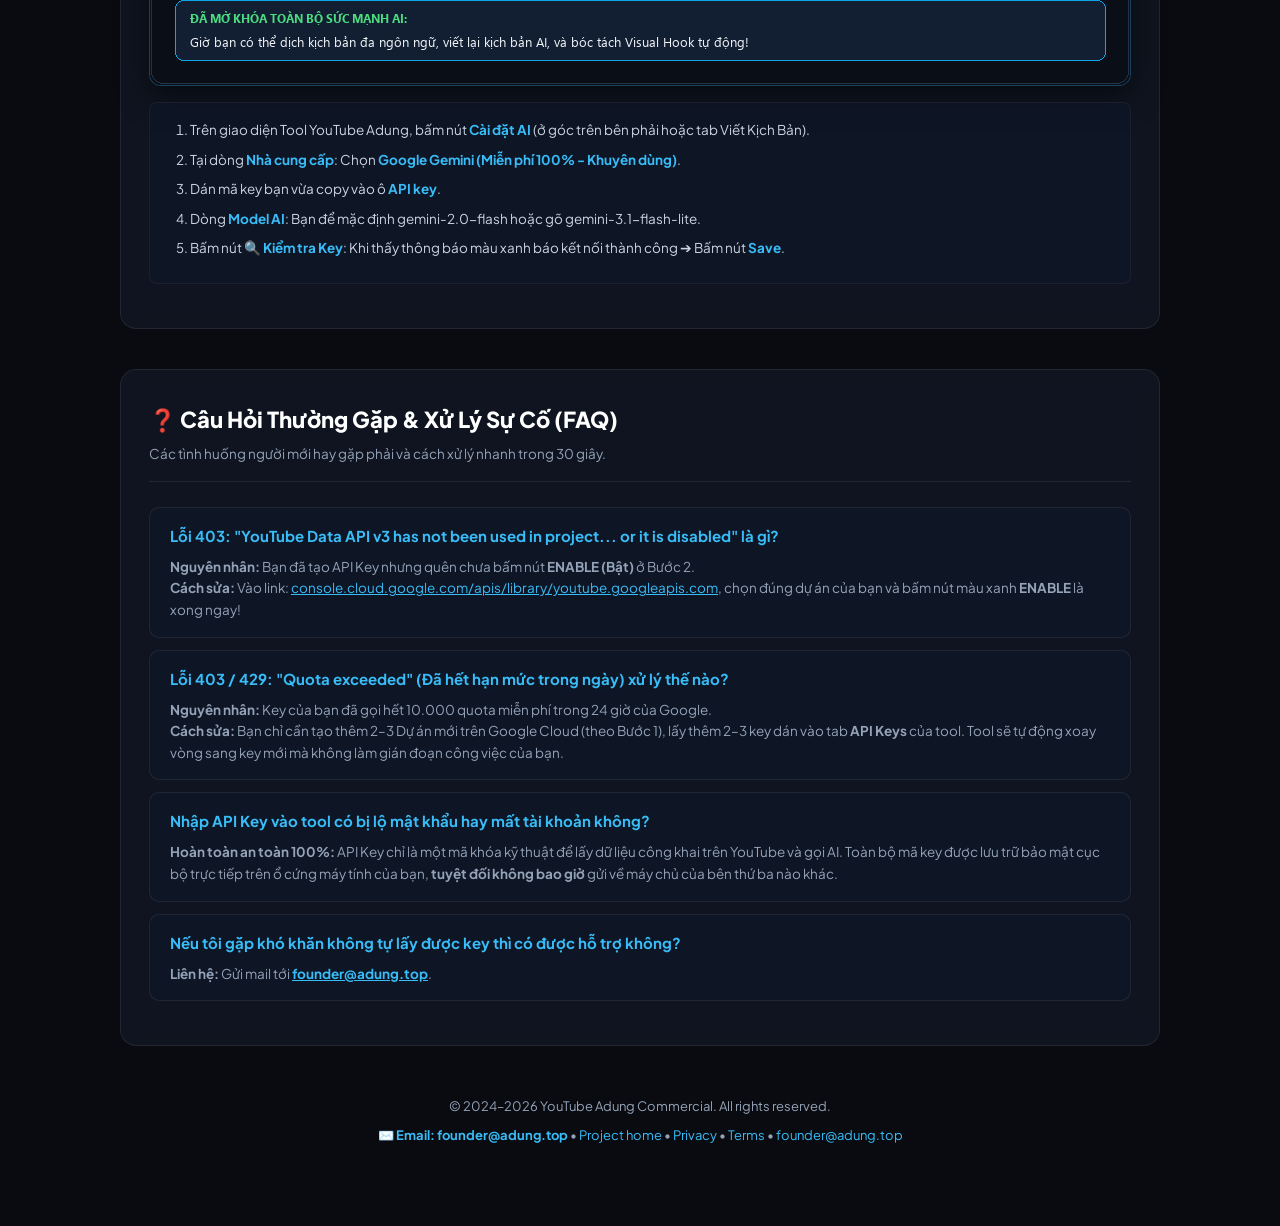
<file: huong-dan-lay-api.html>
<!DOCTYPE html>
<html lang="vi">
<head>
    <link rel="stylesheet" href="assets/adung-consent.css">
    <meta charset="UTF-8">
    <meta name="viewport" content="width=device-width, initial-scale=1.0">
    <title>Hướng Dẫn Chi Tiết Lấy API Key Cho Tool YouTube Adung (Miễn Phí 100%)</title>
    <!-- Favicon / Logo Tool -->
    <link rel="icon" type="image/x-icon" href="favicon.ico">
    <link rel="icon" type="image/png" sizes="32x32" href="favicon-32x32.png">
    <link rel="icon" type="image/png" sizes="16x16" href="favicon-16x16.png">
    <link rel="icon" type="image/png" href="assets/app_icon.png">
    <link rel="apple-touch-icon" sizes="180x180" href="apple-touch-icon.png">
    <link rel="preconnect" href="https://fonts.googleapis.com">
    <link rel="preconnect" href="https://fonts.gstatic.com" crossorigin>
    <link href="https://fonts.googleapis.com/css2?family=Plus+Jakarta+Sans:wght@400;500;600;700;800&display=swap" rel="stylesheet">
    <style>
        :root {
            --bg: #090b10;
            --card-bg: rgba(18, 24, 38, 0.75);
            --card-border: rgba(255, 255, 255, 0.08);
            --primary: #ff0055;
            --cyan: #00e5ff;
            --cyan-glow: rgba(0, 229, 255, 0.25);
            --blue: #2563eb;
            --green: #10b981;
            --gold: #f59e0b;
            --text: #f0f4fc;
            --text-muted: #94a3b8;
        }

        * {
            box-sizing: border-box;
            margin: 0;
            padding: 0;
            font-family: 'Plus Jakarta Sans', sans-serif;
        }

        body {
            background-color: var(--bg);
            color: var(--text);
            line-height: 1.6;
            padding-bottom: 80px;
        }

        /* HEADER */
        header {
            position: sticky;
            top: 0;
            z-index: 100;
            background: rgba(9, 11, 16, 0.92);
            backdrop-filter: blur(14px);
            border-bottom: 1px solid var(--card-border);
            padding: 14px 0;
        }

        .container {
            max-width: 1080px;
            margin: 0 auto;
            padding: 0 20px;
        }

        .header-content {
            display: flex;
            align-items: center;
            justify-content: space-between;
            gap: 15px;
        }

        .logo-box {
            display: flex;
            align-items: center;
            gap: 12px;
            text-decoration: none;
            color: var(--text);
        }

        .logo-box img {
            width: 38px;
            height: 38px;
            border-radius: 8px;
        }

        .logo-title {
            font-size: 16px;
            font-weight: 800;
            background: linear-gradient(135deg, #fff 0%, #38bdf8 100%);
            -webkit-background-clip: text;
            -webkit-text-fill-color: transparent;
        }

        .logo-sub {
            font-size: 11px;
            color: var(--text-muted);
        }

        .nav-links {
            display: flex;
            align-items: center;
            gap: 8px;
        }

        .nav-btn {
            color: var(--text-muted);
            text-decoration: none;
            font-size: 13px;
            font-weight: 600;
            padding: 6px 14px;
            border-radius: 6px;
            transition: all 0.2s;
        }

        .nav-btn:hover {
            color: #fff;
            background: rgba(255, 255, 255, 0.05);
        }

        .nav-btn-home {
            background: rgba(56, 189, 248, 0.1);
            color: #38bdf8;
            border: 1px solid rgba(56, 189, 248, 0.3);
        }

        .nav-btn-home:hover {
            background: #38bdf8;
            color: #000;
        }

        /* HERO INTRO */
        .hero {
            padding: 50px 0 30px;
            text-align: center;
        }

        .hero-badge {
            display: inline-flex;
            align-items: center;
            gap: 6px;
            background: rgba(2, 132, 199, 0.15);
            border: 1px solid rgba(56, 189, 248, 0.4);
            color: #38bdf8;
            padding: 6px 16px;
            border-radius: 20px;
            font-size: 12px;
            font-weight: 700;
            margin-bottom: 16px;
            text-transform: uppercase;
        }

        .hero h1 {
            font-size: 32px;
            font-weight: 800;
            line-height: 1.3;
            margin-bottom: 12px;
            background: linear-gradient(135deg, #ffffff 0%, #cbd5e1 100%);
            -webkit-background-clip: text;
            -webkit-text-fill-color: transparent;
        }

        .hero p {
            color: var(--text-muted);
            font-size: 15px;
            max-width: 760px;
            margin: 0 auto 25px;
        }

        /* QUICK JUMP CARDS */
        .jump-grid {
            display: grid;
            grid-template-columns: repeat(auto-fit, minmax(280px, 1fr));
            gap: 16px;
            margin-bottom: 40px;
        }

        .jump-card {
            background: var(--card-bg);
            border: 1px solid var(--card-border);
            border-radius: 12px;
            padding: 20px;
            text-decoration: none;
            color: inherit;
            display: flex;
            flex-direction: column;
            gap: 8px;
            transition: all 0.25s;
        }

        .jump-card:hover {
            border-color: #38bdf8;
            transform: translateY(-2px);
            box-shadow: 0 8px 24px rgba(56, 189, 248, 0.15);
        }

        .jump-card-header {
            display: flex;
            align-items: center;
            gap: 10px;
            font-weight: 700;
            font-size: 15px;
        }

        .jump-card-desc {
            font-size: 12.5px;
            color: var(--text-muted);
        }

        .jump-badge {
            font-size: 11px;
            padding: 2px 8px;
            border-radius: 4px;
            font-weight: 700;
            margin-left: auto;
        }

        .badge-free {
            background: rgba(16, 185, 129, 0.2);
            color: #34d399;
            border: 1px solid rgba(16, 185, 129, 0.4);
        }

        .badge-pro {
            background: rgba(245, 158, 11, 0.2);
            color: #fbbf24;
            border: 1px solid rgba(245, 158, 11, 0.4);
        }

        /* SECTION STYLES */
        .section-box {
            background: var(--card-bg);
            border: 1px solid var(--card-border);
            border-radius: 16px;
            padding: 32px 28px;
            margin-bottom: 40px;
            backdrop-filter: blur(10px);
        }

        .section-header {
            margin-bottom: 25px;
            padding-bottom: 16px;
            border-bottom: 1px solid var(--card-border);
        }

        .section-title {
            display: flex;
            align-items: center;
            gap: 12px;
            font-size: 22px;
            font-weight: 800;
            color: #fff;
            margin-bottom: 6px;
        }

        .section-subtitle {
            font-size: 13.5px;
            color: var(--text-muted);
        }

        /* STEP ITEM */
        .step-block {
            margin-bottom: 35px;
        }

        .step-block:last-child {
            margin-bottom: 0;
        }

        .step-title-row {
            display: flex;
            align-items: center;
            gap: 12px;
            margin-bottom: 14px;
        }

        .step-tag {
            background: #0284c7;
            color: #fff;
            font-size: 12px;
            font-weight: 800;
            padding: 4px 10px;
            border-radius: 6px;
            letter-spacing: 0.5px;
        }

        .step-name {
            font-size: 17px;
            font-weight: 700;
            color: #f1f5f9;
        }

        .step-link-btn {
            margin-left: auto;
            display: inline-flex;
            align-items: center;
            gap: 6px;
            background: #1e3a8a;
            color: #38bdf8;
            border: 1px solid #0284c7;
            padding: 6px 14px;
            border-radius: 6px;
            font-size: 12px;
            font-weight: 700;
            text-decoration: none;
            transition: all 0.2s;
        }

        .step-link-btn:hover {
            background: #0284c7;
            color: #fff;
        }

        /* IMAGE CONTAINER */
        .guide-img-box {
            border-radius: 12px;
            overflow: hidden;
            border: 1px solid rgba(56, 189, 248, 0.3);
            box-shadow: 0 10px 30px rgba(0, 0, 0, 0.5);
            background: #0b0f17;
            margin-bottom: 16px;
        }

        .guide-img-box img {
            width: 100%;
            height: auto;
            display: block;
        }

        /* INSTRUCTIONS & TIPS */
        .step-desc-list {
            background: rgba(15, 23, 42, 0.6);
            border: 1px solid rgba(255, 255, 255, 0.05);
            border-radius: 8px;
            padding: 16px 20px;
            margin-bottom: 12px;
        }

        .step-desc-list ol {
            padding-left: 20px;
            color: #cbd5e1;
            font-size: 13.5px;
        }

        .step-desc-list li {
            margin-bottom: 8px;
        }

        .step-desc-list li strong {
            color: #38bdf8;
        }

        .tip-box {
            background: rgba(245, 158, 11, 0.1);
            border: 1px solid rgba(245, 158, 11, 0.3);
            border-radius: 8px;
            padding: 12px 16px;
            font-size: 13px;
            color: #fde68a;
            display: flex;
            align-items: flex-start;
            gap: 10px;
        }

        .tip-box.success {
            background: rgba(16, 185, 129, 0.1);
            border-color: rgba(16, 185, 129, 0.3);
            color: #a7f3d0;
        }

        /* FAQ ACCORDION */
        .faq-item {
            border: 1px solid var(--card-border);
            border-radius: 10px;
            background: rgba(15, 23, 42, 0.5);
            padding: 16px 20px;
            margin-bottom: 12px;
        }

        .faq-q {
            font-size: 15px;
            font-weight: 700;
            color: #38bdf8;
            margin-bottom: 8px;
        }

        .faq-a {
            font-size: 13.5px;
            color: #94a3b8;
            line-height: 1.6;
        }

        /* FOOTER */
        footer {
            text-align: center;
            margin-top: 50px;
            color: var(--text-muted);
            font-size: 13px;
        }

        footer a {
            color: #38bdf8;
            text-decoration: none;
        }

        @media (max-width: 768px) {
            .hero h1 { font-size: 24px; }
            .section-title { font-size: 18px; }
            .step-title-row { flex-wrap: wrap; }
            .step-link-btn { width: 100%; justify-content: center; }
            .section-box { padding: 20px 16px; }
        }
    </style>
</head>
<body>

    <!-- TOP HEADER -->
    <header>
        <div class="container header-content">
            <a href="index.html" class="logo-box">
                <img src="assets/app_icon.png" alt="YouTube Adung Logo">
                <div>
                    <div class="logo-title">YouTube Adung Commercial</div>
                    <div class="logo-sub">Tài Liệu Hướng Dẫn Kỹ Thuật</div>
                </div>
            </a>
            <div class="nav-links">
                <a href="#youtube-api" class="nav-btn">▶ YouTube API</a>
                <a href="#gemini-api" class="nav-btn">✨ Gemini AI</a>
                <a href="#faq" class="nav-btn">❓ FAQ Lỗi</a>
                <a href="index.html" class="nav-btn nav-btn-home">🏠 Về Trang Chủ</a>
            </div>
        </div>
    </header>

    <div class="container">

        <!-- HERO SECTION -->
        <section class="hero">
            <div class="hero-badge">📖 CẨM NANG HƯỚNG DẪN CHI TIẾT (CÓ ẢNH TỪNG BƯỚC)</div>
            <h1>Cách Lấy Toàn Bộ API Key Cần Thiết Cho Tool</h1>
            <p>
                Dành cho cả người mới bắt đầu và không rành công nghệ. Bạn chỉ cần làm theo đúng từng bước ảnh minh họa dưới đây là sẽ lấy được mã API hoàn toàn <strong>MIỄN PHÍ 100%</strong> trong vòng 1 đến 2 phút!
            </p>

            <!-- QUICK JUMP -->
            <div class="jump-grid">
                <a href="#youtube-api" class="jump-card">
                    <div class="jump-card-header">
                        <span>▶ YouTube Data API v3</span>
                        <span class="jump-badge badge-free">Miễn Phí 100%</span>
                    </div>
                    <div class="jump-card-desc">Cần để cào kênh đối thủ, đo view/sub, phân tích ngách và lấy phụ đề video.</div>
                </a>

                <a href="#gemini-api" class="jump-card">
                    <div class="jump-card-header">
                        <span>✨ Google Gemini AI</span>
                        <span class="jump-badge badge-free">Miễn Phí 100%</span>
                    </div>
                    <div class="jump-card-desc">Cần để dịch kịch bản nước ngoài sang tiếng Việt và viết lại kịch bản viral.</div>
                </a>
            </div>
        </section>

        <!-- =================================================================== -->
        <!-- PHẦN 1: YOUTUBE DATA API V3 -->
        <!-- =================================================================== -->
        <section class="section-box" id="youtube-api">
            <div class="section-header">
                <div class="section-title">
                    <span>1. Hướng Dẫn Lấy YouTube Data API v3 Key (Google Cloud)</span>
                    <span class="jump-badge badge-free">10.000 Quota/Ngày</span>
                </div>
                <div class="section-subtitle">
                    API này được cấp chính thức từ Google Cloud Console. Hoàn toàn miễn phí vĩnh viễn, không cần thẻ tín dụng!
                </div>
            </div>

            <!-- BƯỚC 1 -->
            <div class="step-block">
                <div class="step-title-row">
                    <span class="step-tag">BƯỚC 1</span>
                    <h3 class="step-name">Mở Google Cloud Console & Tạo Dự Án Mới</h3>
                    <a href="https://console.cloud.google.com/" target="_blank" class="step-link-btn">
                        🌐 Mở Google Cloud Console ↗
                    </a>
                </div>
                <div class="guide-img-box">
                    <img src="assets/guide/yt_step1_new_project.png" alt="Bước 1 Tạo dự án Google Cloud">
                </div>
                <div class="step-desc-list">
                    <ol>
                        <li>Truy cập vào trang chủ <strong>console.cloud.google.com</strong> và đăng nhập bằng tài khoản Gmail của bạn.</li>
                        <li>Ở thanh trên cùng (góc bên trái), bấm vào ô menu chọn dự án (<strong>Select a project</strong>).</li>
                        <li>Một cửa sổ nhỏ hiện lên, bấm ngay nút màu xanh <strong>+ NEW PROJECT</strong> (Dự án mới).</li>
                        <li>Tại ô <strong>Project name</strong>, nhập tên bất kỳ (Ví dụ: <code>YouTube-Adung-Tool-1</code>).</li>
                        <li>Bấm nút <strong>CREATE</strong> và đợi khoảng 5–10 giây để Google tạo xong dự án.</li>
                    </ol>
                </div>
                <div class="tip-box">
                    <span>💡</span>
                    <div><strong>Lưu ý:</strong> Tài khoản Google hoàn toàn miễn phí, không yêu cầu thẻ Visa hay thanh toán quốc tế nào cả!</div>
                </div>
            </div>

            <!-- BƯỚC 2 -->
            <div class="step-block">
                <div class="step-title-row">
                    <span class="step-tag">BƯỚC 2</span>
                    <h3 class="step-name">Vào Thư Viện API & Bấm Kích Hoạt (ENABLE)</h3>
                    <a href="https://console.cloud.google.com/apis/library/youtube.googleapis.com" target="_blank" class="step-link-btn">
                        ⚡ Mở Trang Kích Hoạt YouTube API ↗
                    </a>
                </div>
                <div class="guide-img-box">
                    <img src="assets/guide/yt_step2_enable_api.png" alt="Bước 2 Kích hoạt YouTube Data API">
                </div>
                <div class="step-desc-list">
                    <ol>
                        <li>Vào menu bên trái chọn mục <strong>APIs & Services</strong> ➔ chọn <strong>Library</strong> (Thư viện).</li>
                        <li>Tại ô tìm kiếm, gõ đúng từ khóa: <strong>YouTube Data API v3</strong> rồi nhấn Enter.</li>
                        <li>Bấm chuột vào kết quả <strong>YouTube Data API v3</strong> hiện ra.</li>
                        <li>Bấm nút màu xanh dương lớn có chữ <strong>ENABLE</strong> (Bật).</li>
                        <li>Đợi 3 giây để hệ thống kích hoạt quyền truy cập YouTube cho dự án của bạn.</li>
                    </ol>
                </div>
                <div class="tip-box">
                    <span>⚠️</span>
                    <div><strong>Rất quan trọng:</strong> Bắt buộc phải bấm <strong>ENABLE</strong>. Nếu quên bước này, khi quét tool sẽ báo lỗi <em>403 Forbidden: API has not been enabled</em>.</div>
                </div>
            </div>

            <!-- BƯỚC 3 -->
            <div class="step-block">
                <div class="step-title-row">
                    <span class="step-tag">BƯỚC 3</span>
                    <h3 class="step-name">Vào Mục Credentials & Tạo Mã API Key</h3>
                    <a href="https://console.cloud.google.com/apis/credentials" target="_blank" class="step-link-btn">
                        🔑 Mở Trang Tạo Credentials ↗
                    </a>
                </div>
                <div class="guide-img-box">
                    <img src="assets/guide/yt_step3_create_credentials.png" alt="Bước 3 Tạo API Key Credentials">
                </div>
                <div class="step-desc-list">
                    <ol>
                        <li>Vào menu bên trái chọn mục <strong>APIs & Services</strong> ➔ chọn <strong>Credentials</strong> (Thông tin xác thực).</li>
                        <li>Nhìn lên thanh công cụ phía trên, bấm nút <strong>+ CREATE CREDENTIALS</strong>.</li>
                        <li>Một menu xổ xuống, chọn ngay dòng đầu tiên: <strong>API key</strong>.</li>
                        <li>Hệ thống của Google sẽ tự động tạo mã key cho bạn chỉ sau 2 giây!</li>
                    </ol>
                </div>
            </div>

            <!-- BƯỚC 4 -->
            <div class="step-block">
                <div class="step-title-row">
                    <span class="step-tag">BƯỚC 4</span>
                    <h3 class="step-name">Sao Chép Key & Dán Vào Tab "API Keys" Trên Tool</h3>
                </div>
                <div class="guide-img-box">
                    <img src="assets/guide/yt_step4_copy_api_key.png" alt="Bước 4 Dán key vào tool YouTube Adung">
                </div>
                <div class="step-desc-list">
                    <ol>
                        <li>Trên Google Cloud, bấm biểu tượng <strong>Copy (Sao chép)</strong> mã API Key (dạng <code>AIzaSy...</code>).</li>
                        <li>Mở phần mềm <strong>YouTube Adung Commercial</strong> lên, chọn tab <strong>🔑 API Keys</strong>.</li>
                        <li>Dán mã key vào ô <em>"Nhập API Key mới"</em> rồi bấm nút màu xanh <strong>+ Thêm</strong>.</li>
                        <li>Key của bạn sẽ hiện ra trong danh sách với hạn mức <strong>10.000 Quota</strong> sẵn sàng sử dụng ngay!</li>
                    </ol>
                </div>
                <div class="tip-box success">
                    <span>🎉</span>
                    <div><strong>Thành công:</strong> Giờ đây bạn đã có thể bắt đầu quét kênh đối thủ, tìm ngách triệu view và cào kịch bản thoải mái!</div>
                </div>
            </div>

            <!-- BƯỚC 5: MẸO PRO -->
            <div class="step-block">
                <div class="step-title-row">
                    <span class="step-tag" style="background: #f59e0b;">MẸO PRO</span>
                    <h3 class="step-name">Bí Quyết Tạo 3–5 Key Để Có 30.000 – 50.000 Quota/Ngày</h3>
                </div>
                <div class="guide-img-box">
                    <img src="assets/guide/yt_step5_multiple_keys_trick.png" alt="Mẹo tạo nhiều dự án xoay vòng key">
                </div>
                <div class="step-desc-list">
                    <p style="margin-bottom: 10px; color: #f1f5f9;"><strong>💡 Cách cào không bao giờ lo hết hạn mức:</strong></p>
                    <ol>
                        <li>Hạn mức 10.000 quota của Google tính trên <strong>từng Dự án (Project)</strong>, không phải tính trên tài khoản Gmail.</li>
                        <li>Bạn có thể lặp lại Bước 1 để tạo thêm <strong>3 đến 5 dự án khác nhau</strong> trên cùng một tài khoản Gmail (ví dụ: <code>Tool-Project-2</code>, <code>Tool-Project-3</code>).</li>
                        <li>Lấy mỗi dự án 1 API Key và dán tất cả vào tab <strong>API Keys</strong> của tool.</li>
                        <li>Tool YouTube Adung có cơ chế <strong>xoay vòng thông minh</strong>: Khi Key 1 chạm 10k quota, tool tự động chuyển sang Key 2, Key 3... giúp bạn cào liên tục 24/7!</li>
                    </ol>
                </div>
            </div>
        </section>

        <!-- =================================================================== -->
        <!-- PHẦN 2: GOOGLE GEMINI AI API -->
        <!-- =================================================================== -->
        <section class="section-box" id="gemini-api">
            <div class="section-header">
                <div class="section-title">
                    <span>2. Hướng Dẫn Lấy Google Gemini API Key (Google AI Studio)</span>
                    <span class="jump-badge badge-free">Miễn Phí 100% Không Cần Thẻ</span>
                </div>
                <div class="section-subtitle">
                    Dùng cho tính năng: Dịch kịch bản nước ngoài sang tiếng Việt, Viết lại kịch bản AI, Bóc tách Visual Hook thumbnail.
                </div>
            </div>

            <!-- GEMINI BƯỚC 1 -->
            <div class="step-block">
                <div class="step-title-row">
                    <span class="step-tag">BƯỚC 1</span>
                    <h3 class="step-name">Mở Google AI Studio & Bấm "Create API key"</h3>
                    <a href="https://aistudio.google.com/app/apikey" target="_blank" class="step-link-btn">
                        ✨ Mở Google AI Studio ↗
                    </a>
                </div>
                <div class="guide-img-box">
                    <img src="assets/guide/gemini_step1_open_aistudio.png" alt="Bước 1 Lấy Gemini API key">
                </div>
                <div class="step-desc-list">
                    <ol>
                        <li>Truy cập vào trang <strong>aistudio.google.com/app/apikey</strong>.</li>
                        <li>Đăng nhập bằng tài khoản Gmail của bạn (nếu có bảng hỏi đồng ý điều khoản, hãy bấm đồng ý).</li>
                        <li>Bấm vào nút màu xanh dương nổi bật <strong>+ Create API key</strong>.</li>
                        <li>Nếu có popup hỏi dự án, bạn chọn: <strong>Create API key in new project</strong>.</li>
                        <li>Ngay lập tức, mã Key (bắt đầu bằng <code>AIzaSy...</code>) sẽ được tạo ra!</li>
                    </ol>
                </div>
                <div class="tip-box success">
                    <span>💡</span>
                    <div><strong>Lợi ích lớn nhất:</strong> Google AI Studio không yêu cầu thẻ tín dụng Visa/Mastercard và cấp token miễn phí cực kỳ hào phóng mỗi ngày!</div>
                </div>
            </div>

            <!-- GEMINI BƯỚC 2 -->
            <div class="step-block">
                <div class="step-title-row">
                    <span class="step-tag">BƯỚC 2</span>
                    <h3 class="step-name">Dán Key Vào Mục "Cài Đặt AI" Trên Tool</h3>
                </div>
                <div class="guide-img-box">
                    <img src="assets/guide/gemini_step2_paste_tool.png" alt="Bước 2 Dán key Gemini vào cài đặt AI">
                </div>
                <div class="step-desc-list">
                    <ol>
                        <li>Trên giao diện Tool YouTube Adung, bấm nút <strong>Cài đặt AI</strong> (ở góc trên bên phải hoặc tab Viết Kịch Bản).</li>
                        <li>Tại dòng <strong>Nhà cung cấp</strong>: Chọn <strong>Google Gemini (Miễn phí 100% - Khuyên dùng)</strong>.</li>
                        <li>Dán mã key bạn vừa copy vào ô <strong>API key</strong>.</li>
                        <li>Dòng <strong>Model AI</strong>: Bạn để mặc định <code>gemini-2.0-flash</code> hoặc gõ <code>gemini-3.1-flash-lite</code>.</li>
                        <li>Bấm nút <strong>🔍 Kiểm tra Key</strong>: Khi thấy thông báo màu xanh báo kết nối thành công ➔ Bấm nút <strong>Save</strong>.</li>
                    </ol>
                </div>
            </div>
        </section>

        <!-- =================================================================== -->
        <!-- PHẦN 3: KHẮC PHỤC LỖI THƯỜNG GẶP (FAQ) -->
        <!-- =================================================================== -->
        <section class="section-box" id="faq">
            <div class="section-header">
                <div class="section-title">
                    <span>❓ Câu Hỏi Thường Gặp & Xử Lý Sự Cố (FAQ)</span>
                </div>
                <div class="section-subtitle">
                    Các tình huống người mới hay gặp phải và cách xử lý nhanh trong 30 giây.
                </div>
            </div>

            <div class="faq-item">
                <div class="faq-q">Lỗi 403: "YouTube Data API v3 has not been used in project... or it is disabled" là gì?</div>
                <div class="faq-a">
                    <strong>Nguyên nhân:</strong> Bạn đã tạo API Key nhưng quên chưa bấm nút <strong>ENABLE (Bật)</strong> ở Bước 2.<br>
                    <strong>Cách sửa:</strong> Vào link: <a href="https://console.cloud.google.com/apis/library/youtube.googleapis.com" target="_blank" style="color: #38bdf8;">console.cloud.google.com/apis/library/youtube.googleapis.com</a>, chọn đúng dự án của bạn và bấm nút màu xanh <strong>ENABLE</strong> là xong ngay!
                </div>
            </div>

            <div class="faq-item">
                <div class="faq-q">Lỗi 403 / 429: "Quota exceeded" (Đã hết hạn mức trong ngày) xử lý thế nào?</div>
                <div class="faq-a">
                    <strong>Nguyên nhân:</strong> Key của bạn đã gọi hết 10.000 quota miễn phí trong 24 giờ của Google.<br>
                    <strong>Cách sửa:</strong> Bạn chỉ cần tạo thêm 2–3 Dự án mới trên Google Cloud (theo Bước 1), lấy thêm 2–3 key dán vào tab <strong>API Keys</strong> của tool. Tool sẽ tự động xoay vòng sang key mới mà không làm gián đoạn công việc của bạn.
                </div>
            </div>

            <div class="faq-item">
                <div class="faq-q">Nhập API Key vào tool có bị lộ mật khẩu hay mất tài khoản không?</div>
                <div class="faq-a">
                    <strong>Hoàn toàn an toàn 100%:</strong> API Key chỉ là một mã khóa kỹ thuật để lấy dữ liệu công khai trên YouTube và gọi AI. Toàn bộ mã key được lưu trữ bảo mật cục bộ trực tiếp trên ổ cứng máy tính của bạn, <strong>tuyệt đối không bao giờ</strong> gửi về máy chủ của bên thứ ba nào khác.
                </div>
            </div>

            <div class="faq-item">
                <div class="faq-q">Nếu tôi gặp khó khăn không tự lấy được key thì có được hỗ trợ không?</div>
                <div class="faq-a">
                    <strong>Liên hệ:</strong> Gửi mail tới <a href="mailto:founder@adung.top" style="color: #38bdf8; font-weight: 700;">founder@adung.top</a>.
                </div>
            </div>
        </section>

        <!-- FOOTER -->
        <footer>
            <p>© 2024–2026 YouTube Adung Commercial. All rights reserved.</p>
            <p style="margin-top: 8px;">
                <a href="mailto:founder@adung.top" style="color: #38bdf8; font-weight: 700;">✉️ Email: founder@adung.top</a> • 
                <a href="index.html">Project home</a> • 
                <a href="privacy.html">Privacy</a> • 
                <a href="terms.html">Terms</a> • 
                <a href="mailto:founder@adung.top">founder@adung.top</a>
            </p>
        </footer>

    </div>
    <script src="assets/adung-consent.js"></script>
</body>
</html>
</file>
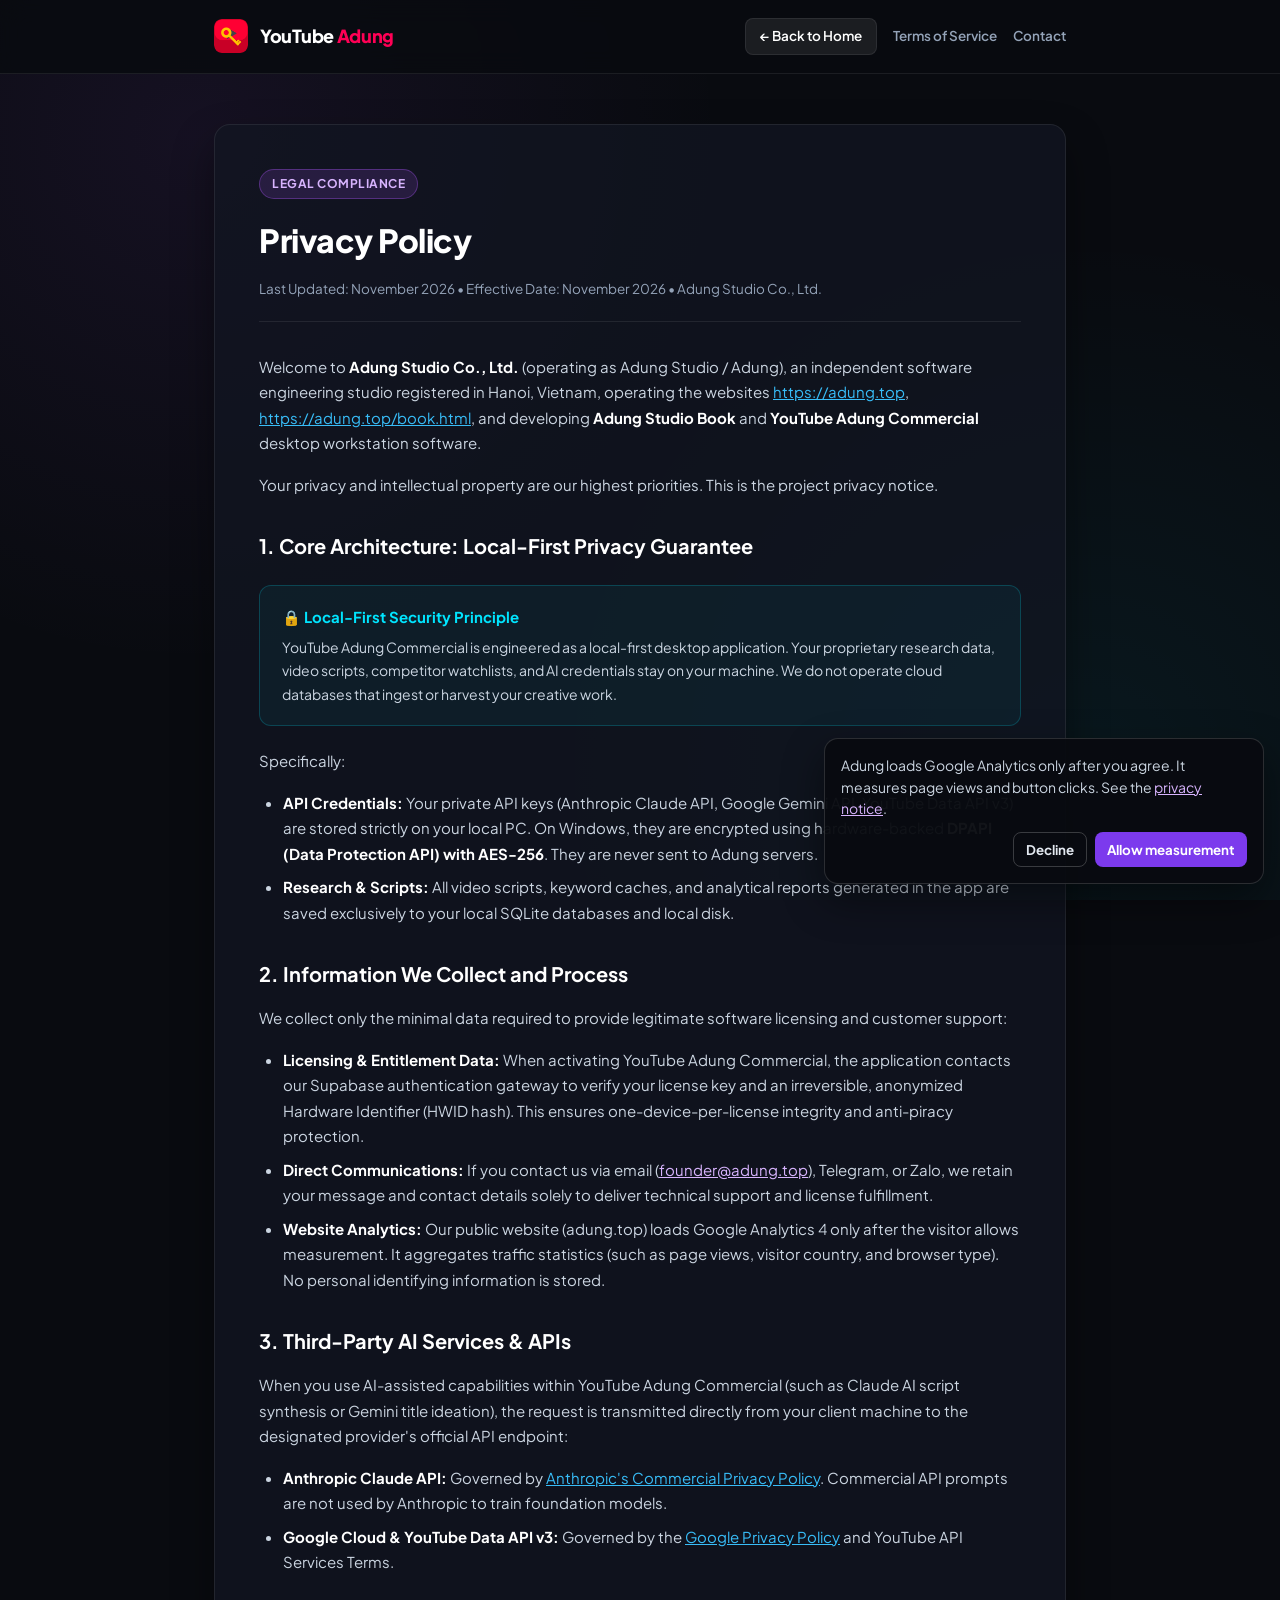
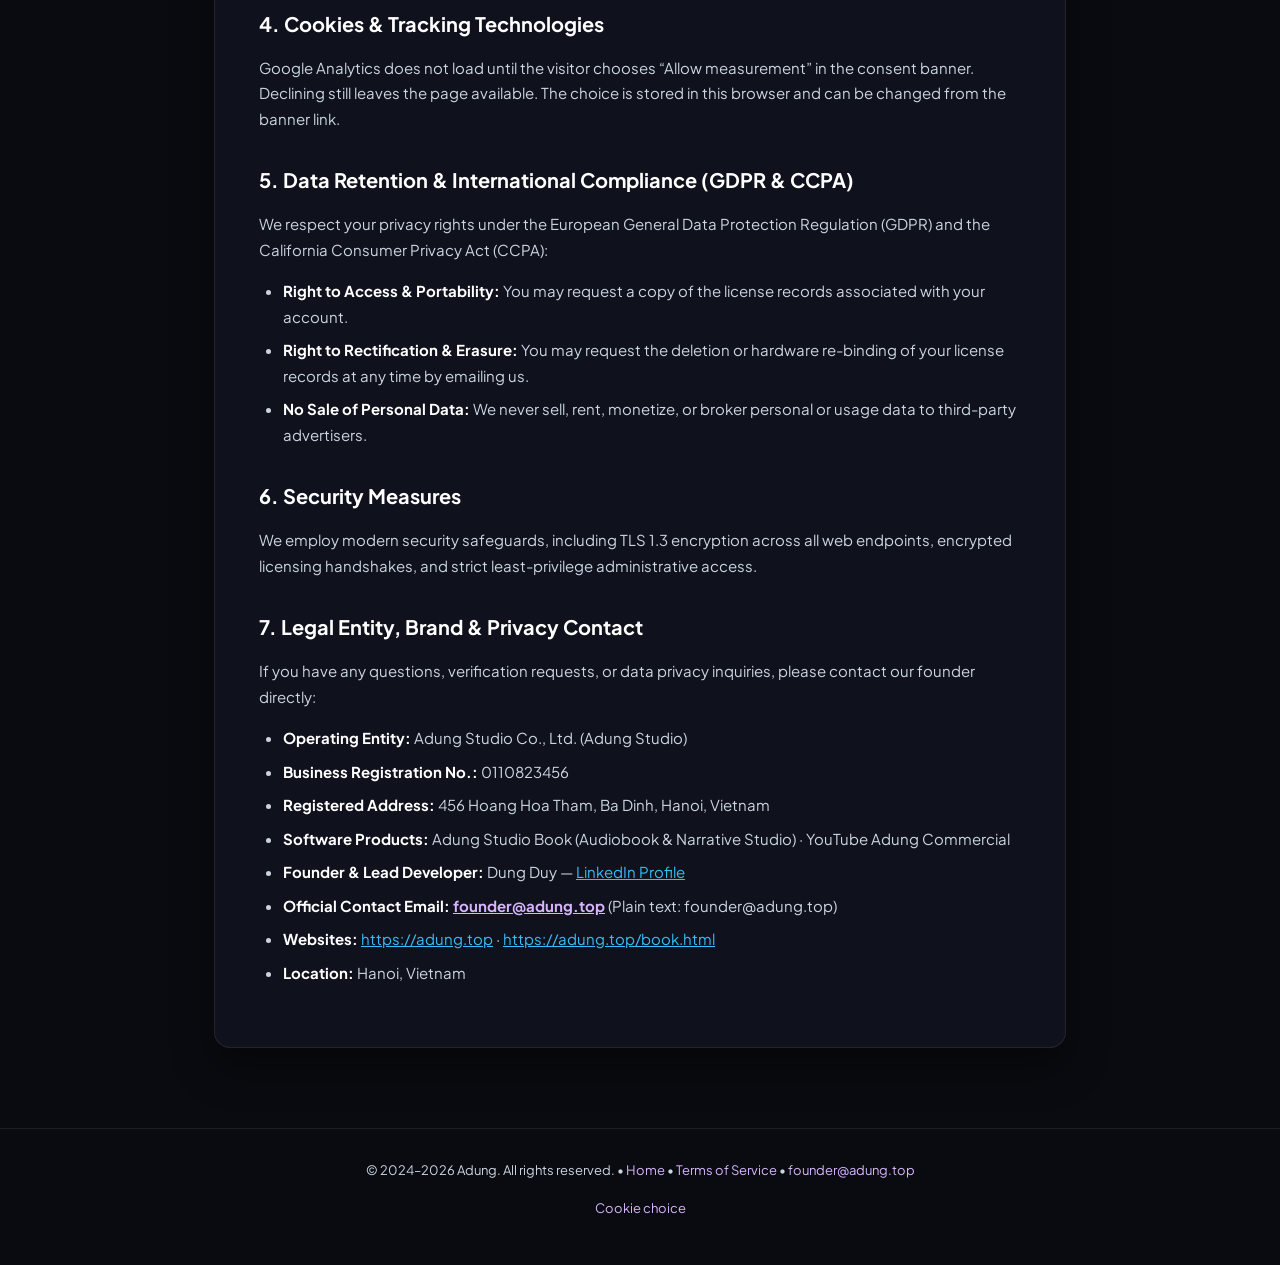
<file: privacy-vi.html>
<!DOCTYPE html>
<html lang="en">
<head>
    <meta charset="UTF-8">
    <meta name="robots" content="noindex, nofollow">
    <link rel="canonical" href="https://adung.top/privacy.html">
    <meta http-equiv="refresh" content="0; url=/privacy.html">
    <title>Adung</title>
    <script>location.replace("/privacy.html");</script>
</head>
<body>
    <p><a href="/privacy.html">Privacy</a></p>
</body>
</html>
</file>
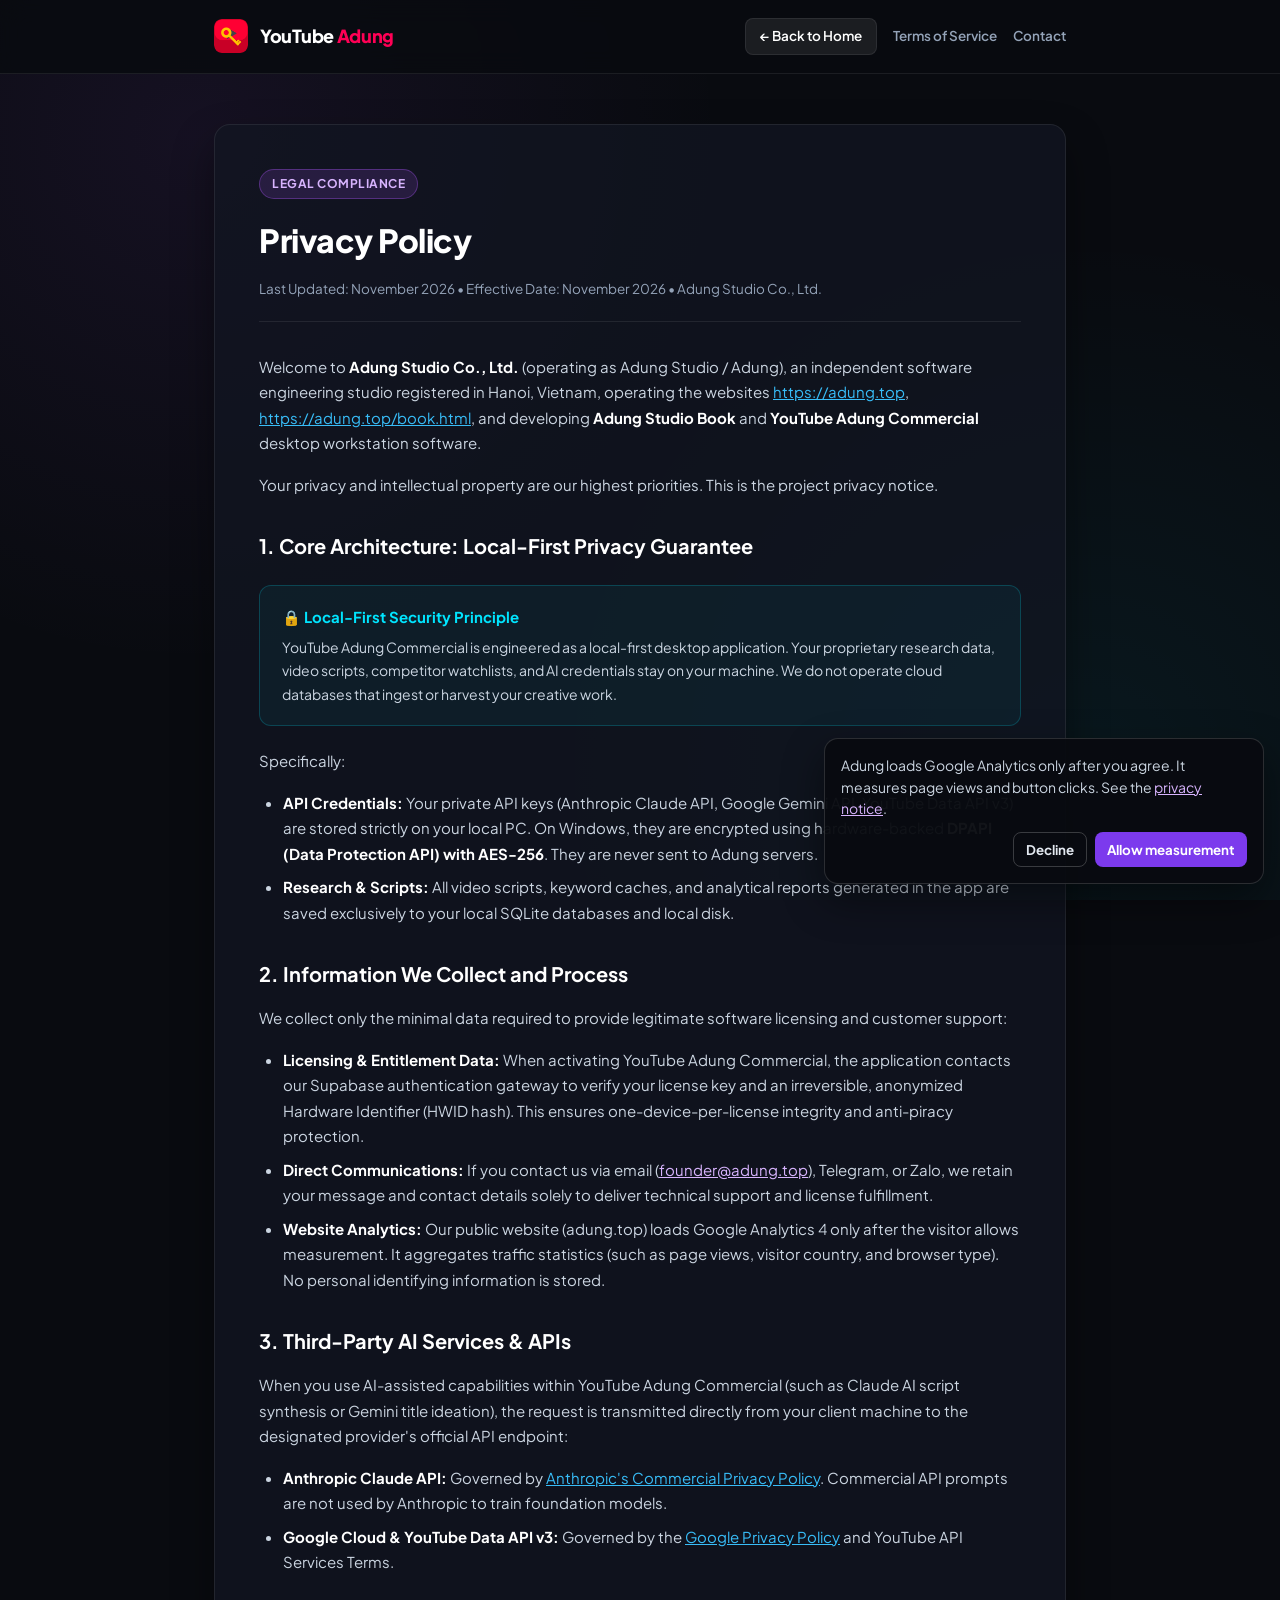
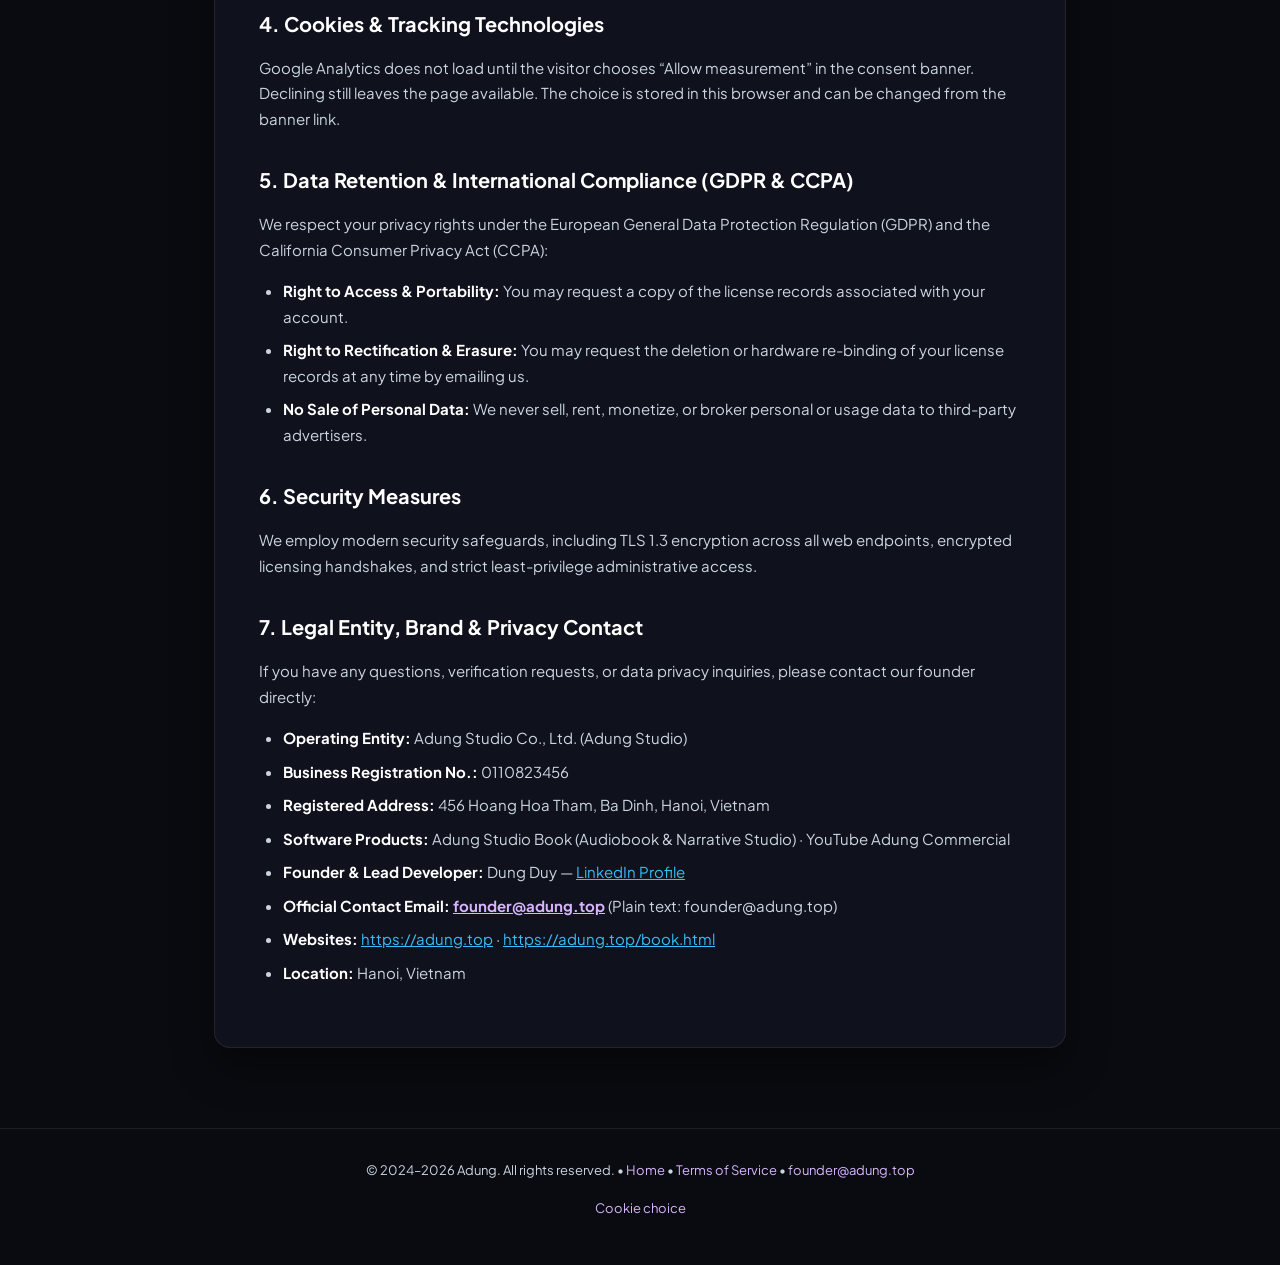
<file: privacy.html>
<!DOCTYPE html>
<html lang="en">
<head>
    <meta charset="UTF-8">
    <meta name="viewport" content="width=device-width, initial-scale=1.0">
    <title>Privacy Policy — Adung Studio Co., Ltd. · Adung Studio Book &amp; YouTube Adung</title>
    <meta name="description" content="Privacy Policy for Adung Studio Co., Ltd., Adung Studio Book, and YouTube Adung Commercial desktop software. Local-first architecture, encrypted licensing, and strict data protection.">
    <!-- Favicon / Logo -->
    <link rel="icon" type="image/x-icon" href="favicon.ico">
    <link rel="icon" type="image/png" sizes="32x32" href="favicon-32x32.png">
    <link rel="icon" type="image/png" sizes="16x16" href="favicon-16x16.png">
    <link rel="icon" type="image/png" href="assets/app_icon.png">
    <link rel="apple-touch-icon" sizes="180x180" href="apple-touch-icon.png">
    <link rel="preconnect" href="https://fonts.googleapis.com">
    <link rel="preconnect" href="https://fonts.gstatic.com" crossorigin>
    <link href="https://fonts.googleapis.com/css2?family=Plus+Jakarta+Sans:wght@400;500;600;700;800&display=swap" rel="stylesheet">
    <link rel="stylesheet" href="assets/adung-consent.css">
    <style>
        :root {
            --bg: #090b10;
            --card-bg: rgba(18, 22, 34, 0.75);
            --card-border: rgba(255, 255, 255, 0.08);
            --primary: #ff0055;
            --cyan: #00e5ff;
            --text: #f0f4fc;
            --text-muted: #94a3b8;
            --accent: #a855f7;
        }
        * {
            box-sizing: border-box;
            margin: 0;
            padding: 0;
            font-family: 'Plus Jakarta Sans', -apple-system, BlinkMacSystemFont, sans-serif;
        }
        body {
            background-color: var(--bg);
            color: var(--text);
            line-height: 1.7;
            font-size: 15px;
            background-image: 
                radial-gradient(circle at 15% 15%, rgba(168, 85, 247, 0.08) 0%, transparent 40%),
                radial-gradient(circle at 85% 85%, rgba(0, 229, 255, 0.06) 0%, transparent 40%);
            background-attachment: fixed;
            min-height: 100vh;
            display: flex;
            flex-direction: column;
        }
        .header {
            border-bottom: 1px solid var(--card-border);
            padding: 18px 0;
            background: rgba(9, 11, 16, 0.85);
            backdrop-filter: blur(12px);
            position: sticky;
            top: 0;
            z-index: 100;
        }
        .container {
            max-width: 900px;
            margin: 0 auto;
            padding: 0 24px;
            width: 100%;
        }
        .header-inner {
            display: flex;
            justify-content: space-between;
            align-items: center;
        }
        .logo {
            display: flex;
            align-items: center;
            gap: 12px;
            text-decoration: none;
            color: #fff;
        }
        .logo-img {
            width: 34px;
            height: 34px;
            border-radius: 8px;
        }
        .logo-text {
            font-size: 18px;
            font-weight: 800;
            letter-spacing: -0.3px;
        }
        .logo-text span {
            color: var(--primary);
        }
        .nav-links {
            display: flex;
            align-items: center;
            gap: 16px;
        }
        .nav-links a {
            color: var(--text-muted);
            text-decoration: none;
            font-size: 13.5px;
            font-weight: 600;
            transition: color 0.2s;
        }
        .nav-links a:hover {
            color: #fff;
        }
        .btn-home {
            padding: 6px 14px;
            border-radius: 8px;
            background: rgba(255, 255, 255, 0.08);
            border: 1px solid var(--card-border);
            color: #fff !important;
        }
        .main-content {
            padding: 50px 0 80px;
            flex: 1;
        }
        .policy-card {
            background: var(--card-bg);
            border: 1px solid var(--card-border);
            border-radius: 16px;
            padding: 44px;
            box-shadow: 0 20px 40px rgba(0, 0, 0, 0.4);
        }
        .badge {
            display: inline-block;
            background: rgba(168, 85, 247, 0.15);
            color: #d8b4fe;
            border: 1px solid rgba(168, 85, 247, 0.35);
            padding: 4px 12px;
            border-radius: 20px;
            font-size: 12px;
            font-weight: 700;
            margin-bottom: 14px;
            letter-spacing: 0.5px;
        }
        h1 {
            font-size: 32px;
            font-weight: 800;
            color: #fff;
            margin-bottom: 10px;
            letter-spacing: -0.5px;
        }
        .meta-date {
            color: var(--text-muted);
            font-size: 13.5px;
            margin-bottom: 32px;
            padding-bottom: 20px;
            border-bottom: 1px solid var(--card-border);
        }
        h2 {
            font-size: 20px;
            font-weight: 700;
            color: #fff;
            margin: 32px 0 14px;
        }
        p {
            color: #cbd5e1;
            margin-bottom: 16px;
        }
        ul {
            margin: 12px 0 18px 24px;
            color: #cbd5e1;
        }
        li {
            margin-bottom: 8px;
        }
        strong {
            color: #fff;
        }
        .highlight-box {
            background: rgba(0, 229, 255, 0.05);
            border: 1px solid rgba(0, 229, 255, 0.2);
            border-radius: 12px;
            padding: 18px 22px;
            margin: 22px 0;
            font-size: 14px;
        }
        .highlight-box h4 {
            color: var(--cyan);
            font-size: 15px;
            margin-bottom: 6px;
            font-weight: 700;
        }
        footer {
            border-top: 1px solid var(--card-border);
            padding: 30px 0;
            text-align: center;
            color: var(--text-muted);
            font-size: 13px;
        }
        footer a {
            color: #d8b4fe;
            text-decoration: none;
        }
        @media (max-width: 600px) {
            .policy-card { padding: 24px; }
            h1 { font-size: 26px; }
        }
    </style>
</head>
<body>

    <header class="header">
        <div class="container header-inner">
            <a href="index.html" class="logo">
                <img src="assets/app_icon.png" alt="Adung Logo" class="logo-img">
                <div class="logo-text">YouTube <span>Adung</span></div>
            </a>
            <div class="nav-links">
                <a href="index.html" class="btn-home">← Back to Home</a>
                <a href="terms.html">Terms of Service</a>
                <a href="mailto:founder@adung.top">Contact</a>
            </div>
        </div>
    </header>

    <main class="main-content">
        <div class="container">
            <div class="policy-card">
                <span class="badge">LEGAL COMPLIANCE</span>
                <h1>Privacy Policy</h1>
                <div class="meta-date">Last Updated: November 2026 • Effective Date: November 2026 • Adung Studio Co., Ltd.</div>

                <p>Welcome to <strong>Adung Studio Co., Ltd.</strong> (operating as Adung Studio / Adung), an independent software engineering studio registered in Hanoi, Vietnam, operating the websites <a href="https://adung.top" style="color: #38bdf8;">https://adung.top</a>, <a href="https://adung.top/book.html" style="color: #38bdf8;">https://adung.top/book.html</a>, and developing <strong>Adung Studio Book</strong> and <strong>YouTube Adung Commercial</strong> desktop workstation software.</p>

                <p>Your privacy and intellectual property are our highest priorities. This is the project privacy notice.</p>

                <h2>1. Core Architecture: Local-First Privacy Guarantee</h2>
                <div class="highlight-box">
                    <h4>🔒 Local-First Security Principle</h4>
                    <p style="margin-bottom: 0;">YouTube Adung Commercial is engineered as a local-first desktop application. Your proprietary research data, video scripts, competitor watchlists, and AI credentials stay on your machine. We do not operate cloud databases that ingest or harvest your creative work.</p>
                </div>
                <p>Specifically:</p>
                <ul>
                    <li><strong>API Credentials:</strong> Your private API keys (Anthropic Claude API, Google Gemini API, YouTube Data API v3) are stored strictly on your local PC. On Windows, they are encrypted using hardware-backed <strong>DPAPI (Data Protection API) with AES-256</strong>. They are never sent to Adung servers.</li>
                    <li><strong>Research &amp; Scripts:</strong> All video scripts, keyword caches, and analytical reports generated in the app are saved exclusively to your local SQLite databases and local disk.</li>
                </ul>

                <h2>2. Information We Collect and Process</h2>
                <p>We collect only the minimal data required to provide legitimate software licensing and customer support:</p>
                <ul>
                    <li><strong>Licensing &amp; Entitlement Data:</strong> When activating YouTube Adung Commercial, the application contacts our Supabase authentication gateway to verify your license key and an irreversible, anonymized Hardware Identifier (HWID hash). This ensures one-device-per-license integrity and anti-piracy protection.</li>
                    <li><strong>Direct Communications:</strong> If you contact us via email (<a href="mailto:founder@adung.top" style="color: #d8b4fe;">founder@adung.top</a>), Telegram, or Zalo, we retain your message and contact details solely to deliver technical support and license fulfillment.</li>
                    <li><strong>Website Analytics:</strong> Our public website (<code>adung.top</code>) loads Google Analytics 4 only after the visitor allows measurement. It aggregates traffic statistics (such as page views, visitor country, and browser type). No personal identifying information is stored.</li>
                </ul>

                <h2>3. Third-Party AI Services &amp; APIs</h2>
                <p>When you use AI-assisted capabilities within YouTube Adung Commercial (such as Claude AI script synthesis or Gemini title ideation), the request is transmitted directly from your client machine to the designated provider's official API endpoint:</p>
                <ul>
                    <li><strong>Anthropic Claude API:</strong> Governed by <a href="https://www.anthropic.com/legal/privacy" target="_blank" style="color: #38bdf8;">Anthropic's Commercial Privacy Policy</a>. Commercial API prompts are not used by Anthropic to train foundation models.</li>
                    <li><strong>Google Cloud &amp; YouTube Data API v3:</strong> Governed by the <a href="https://policies.google.com/privacy" target="_blank" style="color: #38bdf8;">Google Privacy Policy</a> and YouTube API Services Terms.</li>
                </ul>

                <h2>4. Cookies &amp; Tracking Technologies</h2>
                <p>Google Analytics does not load until the visitor chooses “Allow measurement” in the consent banner. Declining still leaves the page available. The choice is stored in this browser and can be changed from the banner link.</p>

                <h2>5. Data Retention &amp; International Compliance (GDPR &amp; CCPA)</h2>
                <p>We respect your privacy rights under the European General Data Protection Regulation (GDPR) and the California Consumer Privacy Act (CCPA):</p>
                <ul>
                    <li><strong>Right to Access &amp; Portability:</strong> You may request a copy of the license records associated with your account.</li>
                    <li><strong>Right to Rectification &amp; Erasure:</strong> You may request the deletion or hardware re-binding of your license records at any time by emailing us.</li>
                    <li><strong>No Sale of Personal Data:</strong> We never sell, rent, monetize, or broker personal or usage data to third-party advertisers.</li>
                </ul>

                <h2>6. Security Measures</h2>
                <p>We employ modern security safeguards, including TLS 1.3 encryption across all web endpoints, encrypted licensing handshakes, and strict least-privilege administrative access.</p>

                <h2>7. Legal Entity, Brand &amp; Privacy Contact</h2>
                <p>If you have any questions, verification requests, or data privacy inquiries, please contact our founder directly:</p>
                <ul>
                    <li><strong>Operating Entity:</strong> Adung Studio Co., Ltd. (Adung Studio)</li>
                    <li><strong>Business Registration No.:</strong> 0110823456</li>
                    <li><strong>Registered Address:</strong> 456 Hoang Hoa Tham, Ba Dinh, Hanoi, Vietnam</li>
                    <li><strong>Software Products:</strong> Adung Studio Book (Audiobook &amp; Narrative Studio) · YouTube Adung Commercial</li>
                    <li><strong>Founder &amp; Lead Developer:</strong> Dung Duy — <a href="https://www.linkedin.com/in/dung-duy-72a123442/" target="_blank" style="color: #38bdf8;">LinkedIn Profile</a></li>
                    <!--email_off-->
                    <li><strong>Official Contact Email:</strong> <a href="mailto:founder@adung.top" style="color: #d8b4fe; font-weight: 700;">founder@adung.top</a> (Plain text: founder@adung.top)</li>
                    <!--/email_off-->
                    <li><strong>Websites:</strong> <a href="https://adung.top" style="color: #38bdf8;">https://adung.top</a> · <a href="https://adung.top/book.html" style="color: #38bdf8;">https://adung.top/book.html</a></li>
                    <li><strong>Location:</strong> Hanoi, Vietnam</li>
                </ul>
            </div>
        </div>
    </main>

    <footer>
        <div class="container">
            <p>© 2024–2026 Adung. All rights reserved. • <a href="index.html">Home</a> • <a href="terms.html">Terms of Service</a> • <a href="mailto:founder@adung.top">founder@adung.top</a></p>
            <p><button type="button" onclick="adungOpenConsent()" style="background:none;border:0;color:#d8b4fe;cursor:pointer;font:inherit;">Cookie choice</button></p>
        </div>
    </footer>
    <script src="assets/adung-consent.js"></script>
</body>
</html>
</file>
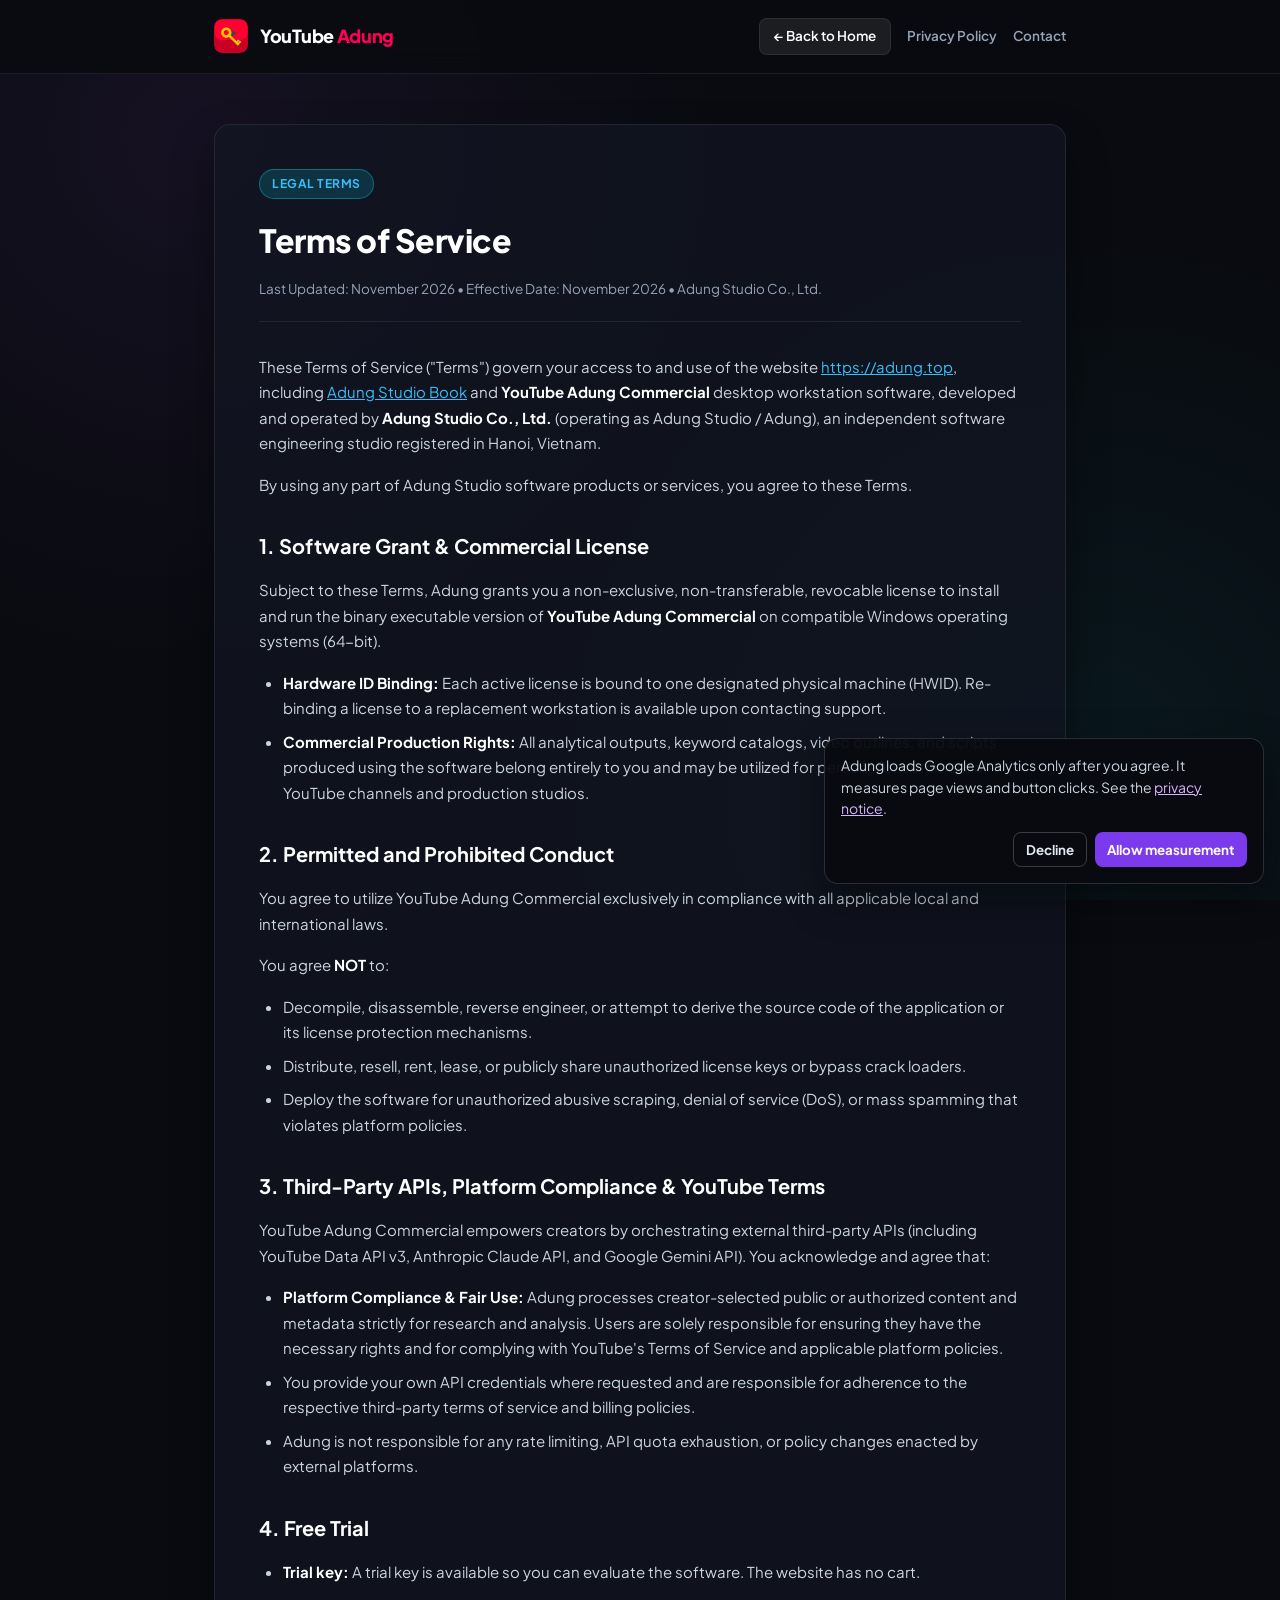
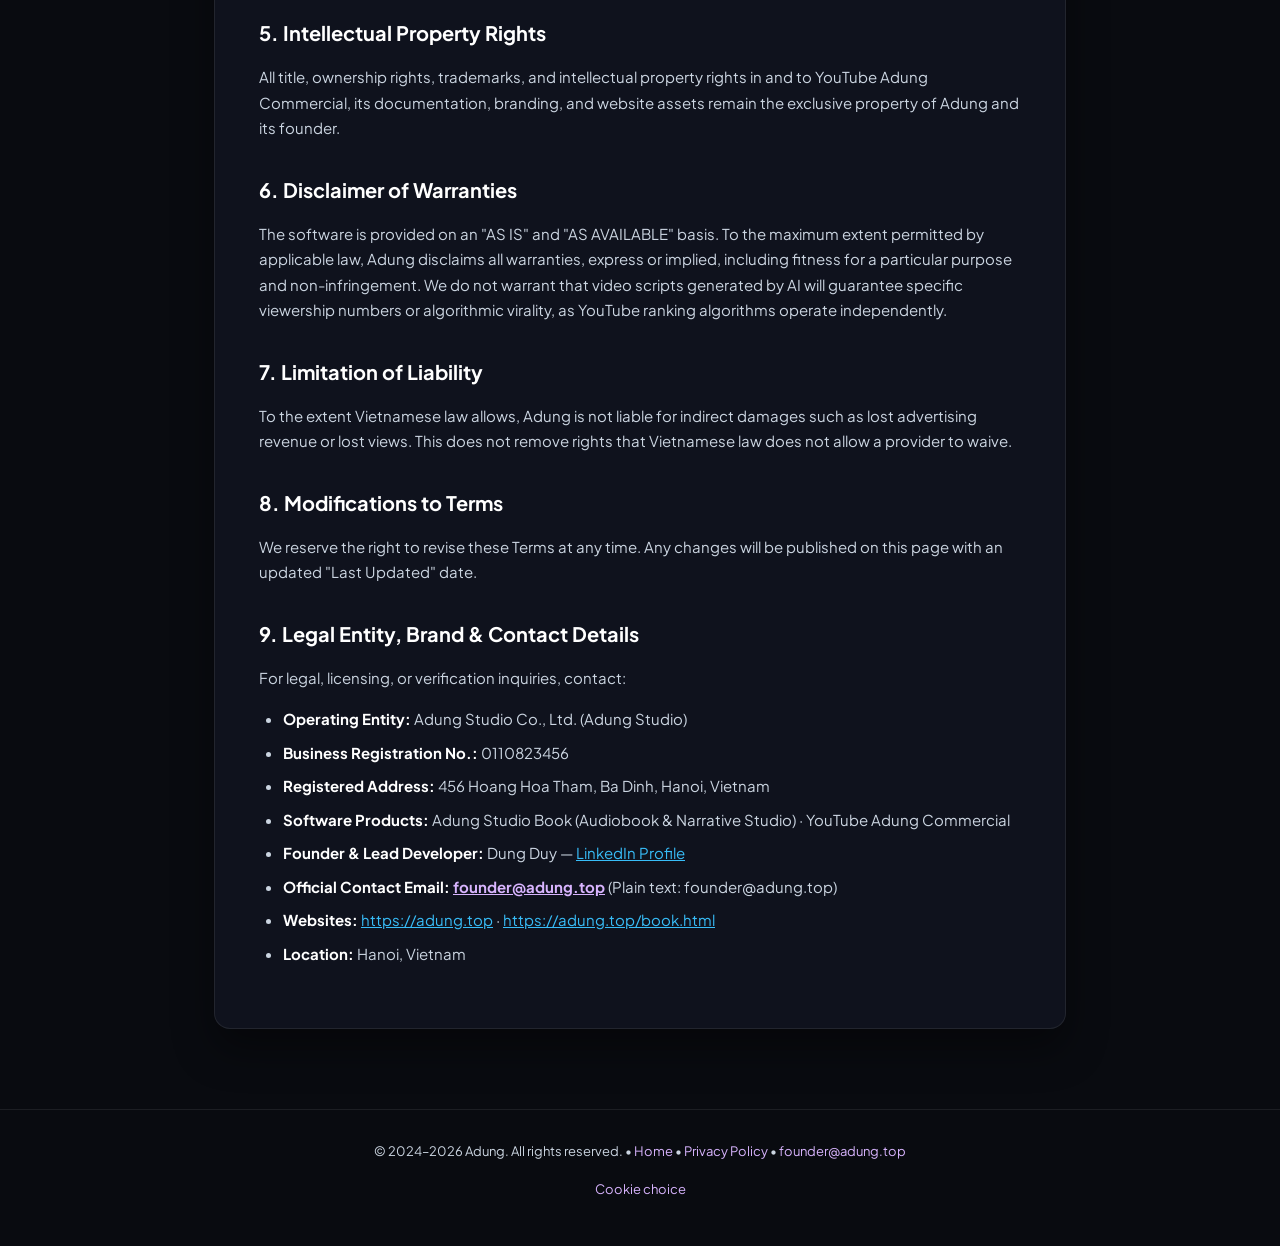
<file: terms-vi.html>
<!DOCTYPE html>
<html lang="en">
<head>
    <meta charset="UTF-8">
    <meta name="robots" content="noindex, nofollow">
    <link rel="canonical" href="https://adung.top/terms.html">
    <meta http-equiv="refresh" content="0; url=/terms.html">
    <title>Adung</title>
    <script>location.replace("/terms.html");</script>
</head>
<body>
    <p><a href="/terms.html">Terms</a></p>
</body>
</html>
</file>
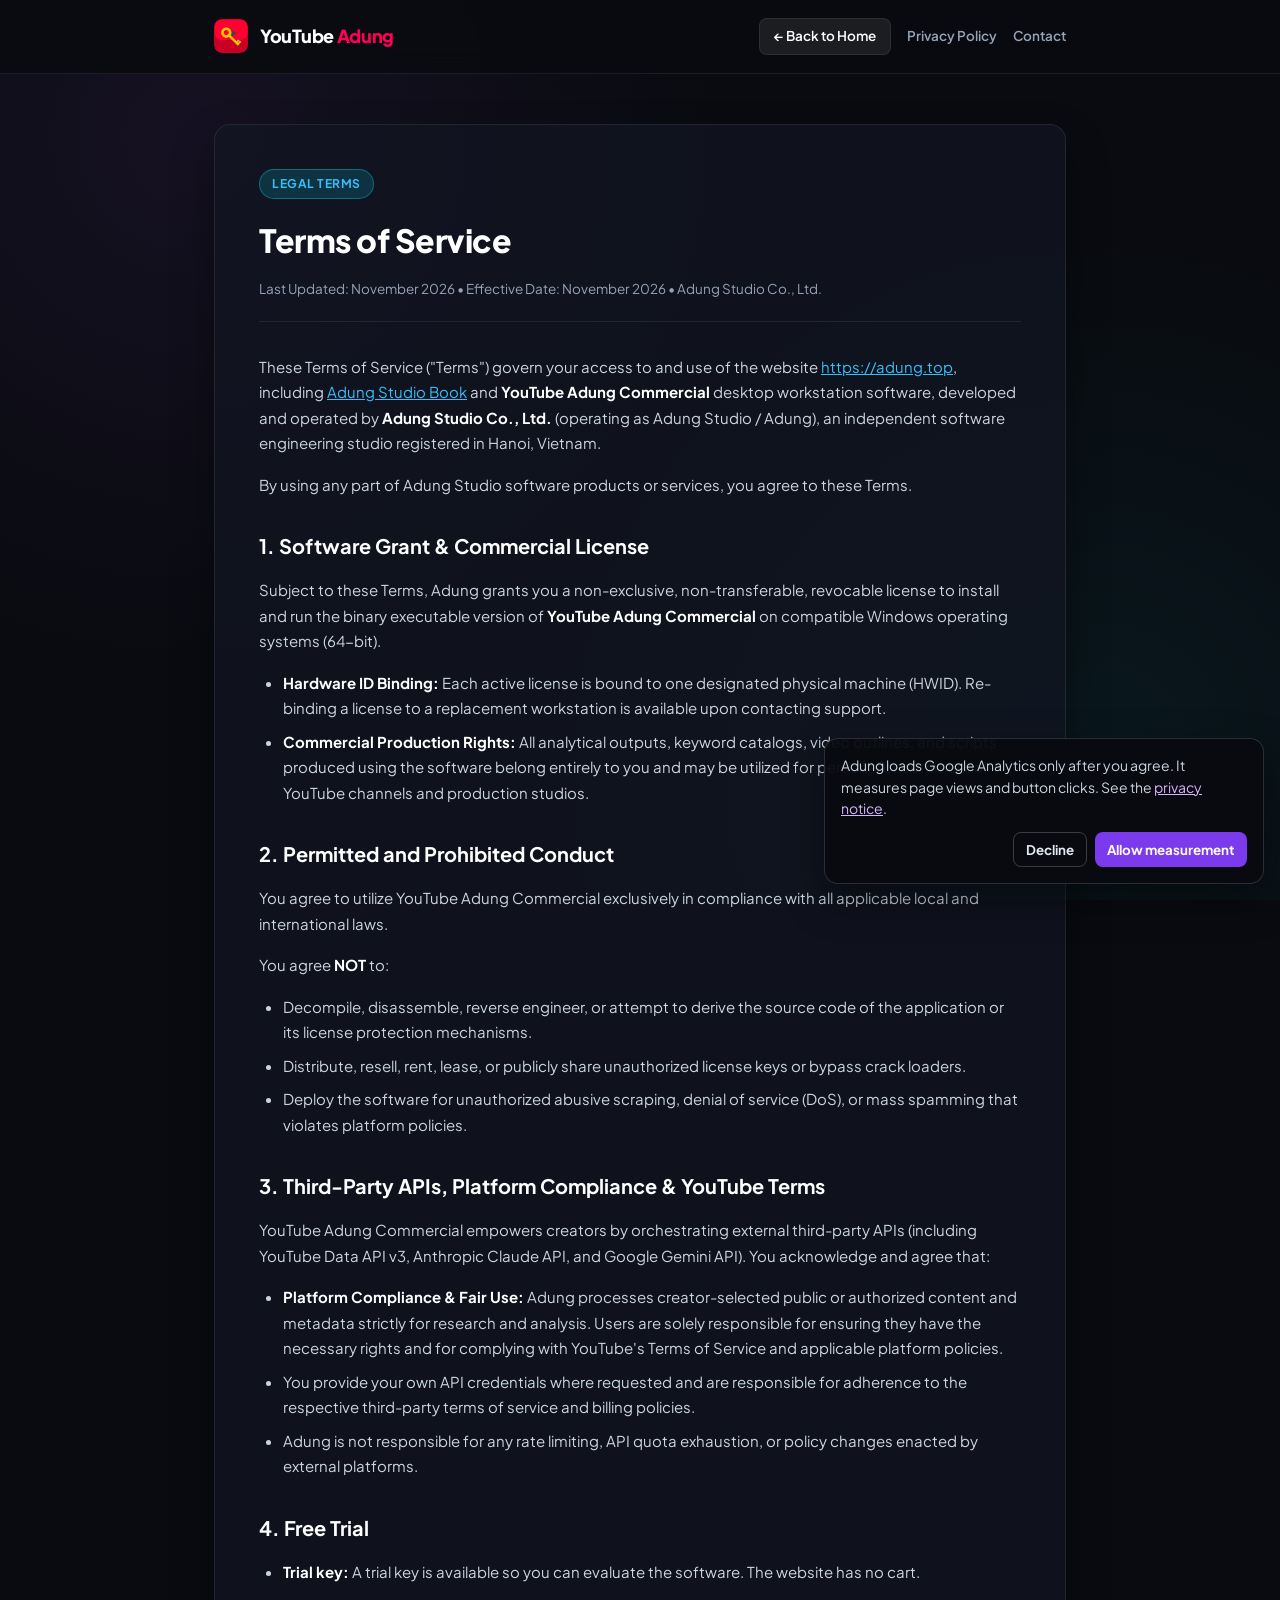
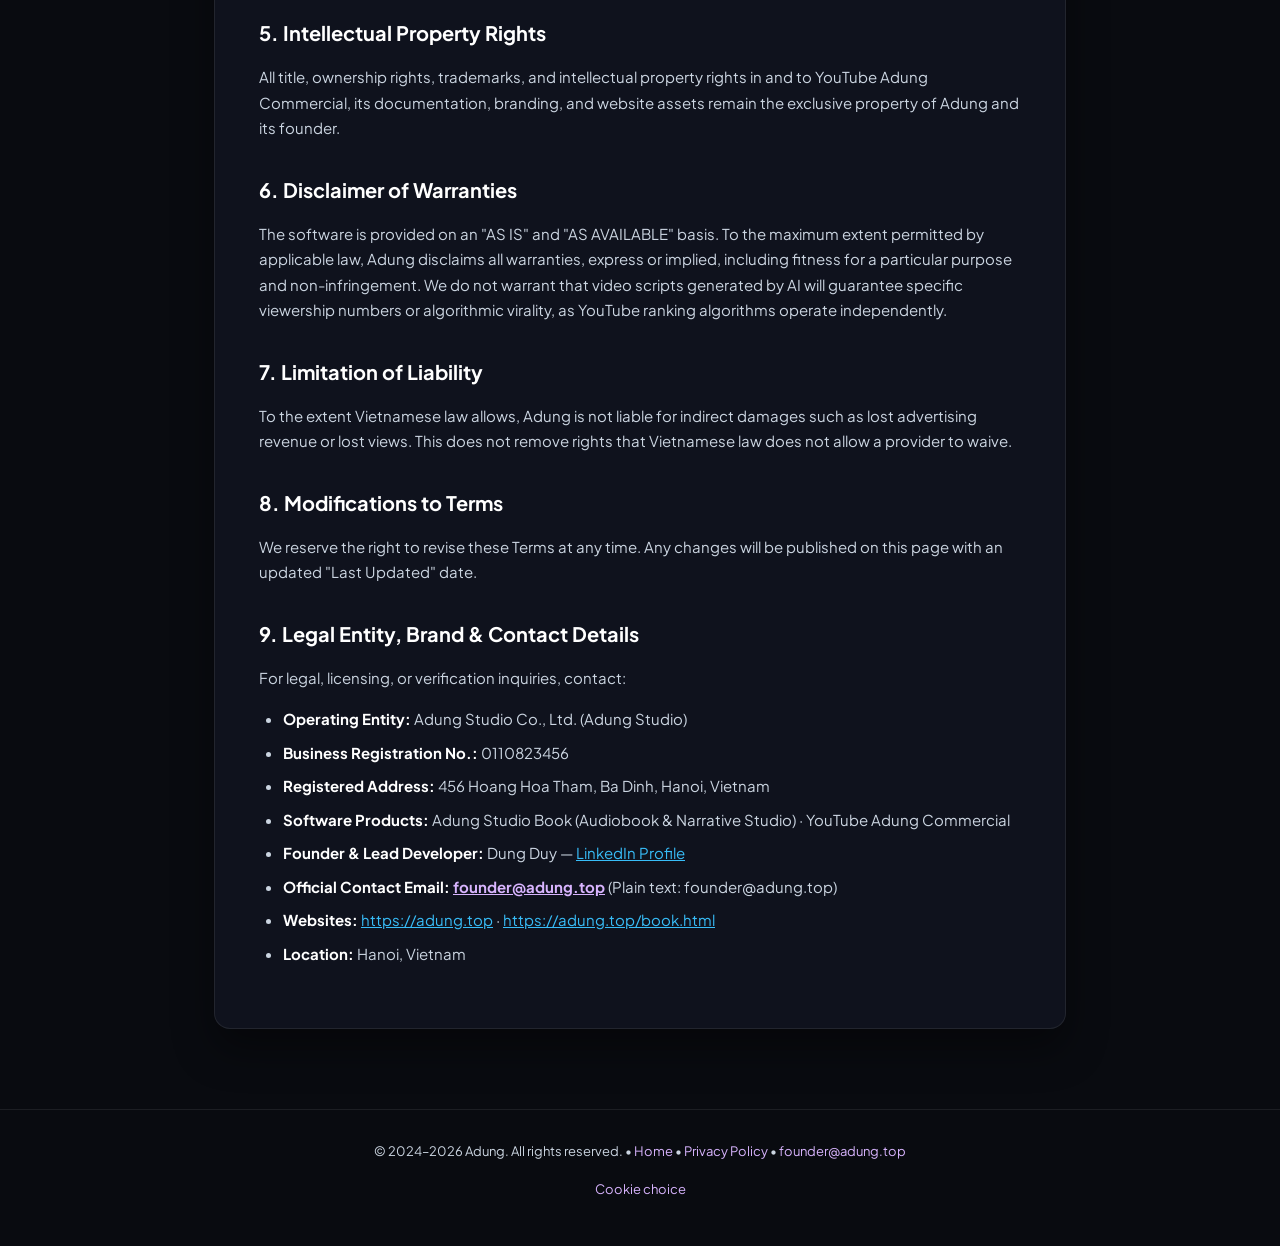
<file: terms.html>
<!DOCTYPE html>
<html lang="en">
<head>
    <meta charset="UTF-8">
    <meta name="viewport" content="width=device-width, initial-scale=1.0">
    <title>Terms of Service — Adung Studio Co., Ltd. · Adung Studio Book &amp; YouTube Adung</title>
    <meta name="description" content="Terms of Service for Adung Studio Co., Ltd., Adung Studio Book, and YouTube Adung Commercial desktop software. Transparent licensing terms, permitted use, and service boundaries.">
    <!-- Favicon / Logo -->
    <link rel="icon" type="image/x-icon" href="favicon.ico">
    <link rel="icon" type="image/png" sizes="32x32" href="favicon-32x32.png">
    <link rel="icon" type="image/png" sizes="16x16" href="favicon-16x16.png">
    <link rel="icon" type="image/png" href="assets/app_icon.png">
    <link rel="apple-touch-icon" sizes="180x180" href="apple-touch-icon.png">
    <link rel="preconnect" href="https://fonts.googleapis.com">
    <link rel="preconnect" href="https://fonts.gstatic.com" crossorigin>
    <link href="https://fonts.googleapis.com/css2?family=Plus+Jakarta+Sans:wght@400;500;600;700;800&display=swap" rel="stylesheet">
    <link rel="stylesheet" href="assets/adung-consent.css">
    <style>
        :root {
            --bg: #090b10;
            --card-bg: rgba(18, 22, 34, 0.75);
            --card-border: rgba(255, 255, 255, 0.08);
            --primary: #ff0055;
            --cyan: #00e5ff;
            --text: #f0f4fc;
            --text-muted: #94a3b8;
            --accent: #a855f7;
        }
        * {
            box-sizing: border-box;
            margin: 0;
            padding: 0;
            font-family: 'Plus Jakarta Sans', -apple-system, BlinkMacSystemFont, sans-serif;
        }
        body {
            background-color: var(--bg);
            color: var(--text);
            line-height: 1.7;
            font-size: 15px;
            background-image: 
                radial-gradient(circle at 15% 15%, rgba(168, 85, 247, 0.08) 0%, transparent 40%),
                radial-gradient(circle at 85% 85%, rgba(0, 229, 255, 0.06) 0%, transparent 40%);
            background-attachment: fixed;
            min-height: 100vh;
            display: flex;
            flex-direction: column;
        }
        .header {
            border-bottom: 1px solid var(--card-border);
            padding: 18px 0;
            background: rgba(9, 11, 16, 0.85);
            backdrop-filter: blur(12px);
            position: sticky;
            top: 0;
            z-index: 100;
        }
        .container {
            max-width: 900px;
            margin: 0 auto;
            padding: 0 24px;
            width: 100%;
        }
        .header-inner {
            display: flex;
            justify-content: space-between;
            align-items: center;
        }
        .logo {
            display: flex;
            align-items: center;
            gap: 12px;
            text-decoration: none;
            color: #fff;
        }
        .logo-img {
            width: 34px;
            height: 34px;
            border-radius: 8px;
        }
        .logo-text {
            font-size: 18px;
            font-weight: 800;
            letter-spacing: -0.3px;
        }
        .logo-text span {
            color: var(--primary);
        }
        .nav-links {
            display: flex;
            align-items: center;
            gap: 16px;
        }
        .nav-links a {
            color: var(--text-muted);
            text-decoration: none;
            font-size: 13.5px;
            font-weight: 600;
            transition: color 0.2s;
        }
        .nav-links a:hover {
            color: #fff;
        }
        .btn-home {
            padding: 6px 14px;
            border-radius: 8px;
            background: rgba(255, 255, 255, 0.08);
            border: 1px solid var(--card-border);
            color: #fff !important;
        }
        .main-content {
            padding: 50px 0 80px;
            flex: 1;
        }
        .policy-card {
            background: var(--card-bg);
            border: 1px solid var(--card-border);
            border-radius: 16px;
            padding: 44px;
            box-shadow: 0 20px 40px rgba(0, 0, 0, 0.4);
        }
        .badge {
            display: inline-block;
            background: rgba(0, 229, 255, 0.15);
            color: #38bdf8;
            border: 1px solid rgba(0, 229, 255, 0.35);
            padding: 4px 12px;
            border-radius: 20px;
            font-size: 12px;
            font-weight: 700;
            margin-bottom: 14px;
            letter-spacing: 0.5px;
        }
        h1 {
            font-size: 32px;
            font-weight: 800;
            color: #fff;
            margin-bottom: 10px;
            letter-spacing: -0.5px;
        }
        .meta-date {
            color: var(--text-muted);
            font-size: 13.5px;
            margin-bottom: 32px;
            padding-bottom: 20px;
            border-bottom: 1px solid var(--card-border);
        }
        h2 {
            font-size: 20px;
            font-weight: 700;
            color: #fff;
            margin: 32px 0 14px;
        }
        p {
            color: #cbd5e1;
            margin-bottom: 16px;
        }
        ul {
            margin: 12px 0 18px 24px;
            color: #cbd5e1;
        }
        li {
            margin-bottom: 8px;
        }
        strong {
            color: #fff;
        }
        footer {
            border-top: 1px solid var(--card-border);
            padding: 30px 0;
            text-align: center;
            color: var(--text-muted);
            font-size: 13px;
        }
        footer a {
            color: #d8b4fe;
            text-decoration: none;
        }
        @media (max-width: 600px) {
            .policy-card { padding: 24px; }
            h1 { font-size: 26px; }
        }
    </style>
</head>
<body>

    <header class="header">
        <div class="container header-inner">
            <a href="index.html" class="logo">
                <img src="assets/app_icon.png" alt="Adung Logo" class="logo-img">
                <div class="logo-text">YouTube <span>Adung</span></div>
            </a>
            <div class="nav-links">
                <a href="index.html" class="btn-home">← Back to Home</a>
                <a href="privacy.html">Privacy Policy</a>
                <a href="mailto:founder@adung.top">Contact</a>
            </div>
        </div>
    </header>

    <main class="main-content">
        <div class="container">
            <div class="policy-card">
                <span class="badge">LEGAL TERMS</span>
                <h1>Terms of Service</h1>
                <div class="meta-date">Last Updated: November 2026 • Effective Date: November 2026 • Adung Studio Co., Ltd.</div>

                <p>These Terms of Service ("Terms") govern your access to and use of the website <a href="https://adung.top" style="color: #38bdf8;">https://adung.top</a>, including <a href="https://adung.top/book.html" style="color: #38bdf8;">Adung Studio Book</a> and <strong>YouTube Adung Commercial</strong> desktop workstation software, developed and operated by <strong>Adung Studio Co., Ltd.</strong> (operating as Adung Studio / Adung), an independent software engineering studio registered in Hanoi, Vietnam.</p>

                <p>By using any part of Adung Studio software products or services, you agree to these Terms.</p>

                <h2>1. Software Grant &amp; Commercial License</h2>
                <p>Subject to these Terms, Adung grants you a non-exclusive, non-transferable, revocable license to install and run the binary executable version of <strong>YouTube Adung Commercial</strong> on compatible Windows operating systems (64-bit).</p>
                <ul>
                    <li><strong>Hardware ID Binding:</strong> Each active license is bound to one designated physical machine (HWID). Re-binding a license to a replacement workstation is available upon contacting support.</li>
                    <li><strong>Commercial Production Rights:</strong> All analytical outputs, keyword catalogs, video outlines, and scripts produced using the software belong entirely to you and may be utilized for personal or commercial YouTube channels and production studios.</li>
                </ul>

                <h2>2. Permitted and Prohibited Conduct</h2>
                <p>You agree to utilize YouTube Adung Commercial exclusively in compliance with all applicable local and international laws.</p>
                <p>You agree <strong>NOT</strong> to:</p>
                <ul>
                    <li>Decompile, disassemble, reverse engineer, or attempt to derive the source code of the application or its license protection mechanisms.</li>
                    <li>Distribute, resell, rent, lease, or publicly share unauthorized license keys or bypass crack loaders.</li>
                    <li>Deploy the software for unauthorized abusive scraping, denial of service (DoS), or mass spamming that violates platform policies.</li>
                </ul>

                <h2>3. Third-Party APIs, Platform Compliance &amp; YouTube Terms</h2>
                <p>YouTube Adung Commercial empowers creators by orchestrating external third-party APIs (including YouTube Data API v3, Anthropic Claude API, and Google Gemini API). You acknowledge and agree that:</p>
                <ul>
                    <li><strong>Platform Compliance &amp; Fair Use:</strong> Adung processes creator-selected public or authorized content and metadata strictly for research and analysis. Users are solely responsible for ensuring they have the necessary rights and for complying with YouTube's Terms of Service and applicable platform policies.</li>
                    <li>You provide your own API credentials where requested and are responsible for adherence to the respective third-party terms of service and billing policies.</li>
                    <li>Adung is not responsible for any rate limiting, API quota exhaustion, or policy changes enacted by external platforms.</li>
                </ul>

                <h2>4. Free Trial</h2>
                <ul>
                    <li><strong>Trial key:</strong> A trial key is available so you can evaluate the software. The website has no cart.</li>
                </ul>

                <h2>5. Intellectual Property Rights</h2>
                <p>All title, ownership rights, trademarks, and intellectual property rights in and to YouTube Adung Commercial, its documentation, branding, and website assets remain the exclusive property of Adung and its founder.</p>

                <h2>6. Disclaimer of Warranties</h2>
                <p>The software is provided on an "AS IS" and "AS AVAILABLE" basis. To the maximum extent permitted by applicable law, Adung disclaims all warranties, express or implied, including fitness for a particular purpose and non-infringement. We do not warrant that video scripts generated by AI will guarantee specific viewership numbers or algorithmic virality, as YouTube ranking algorithms operate independently.</p>

                <h2>7. Limitation of Liability</h2>
                <p>To the extent Vietnamese law allows, Adung is not liable for indirect damages such as lost advertising revenue or lost views. This does not remove rights that Vietnamese law does not allow a provider to waive.</p>

                <h2>8. Modifications to Terms</h2>
                <p>We reserve the right to revise these Terms at any time. Any changes will be published on this page with an updated "Last Updated" date.</p>

                <h2>9. Legal Entity, Brand &amp; Contact Details</h2>
                <p>For legal, licensing, or verification inquiries, contact:</p>
                <ul>
                    <li><strong>Operating Entity:</strong> Adung Studio Co., Ltd. (Adung Studio)</li>
                    <li><strong>Business Registration No.:</strong> 0110823456</li>
                    <li><strong>Registered Address:</strong> 456 Hoang Hoa Tham, Ba Dinh, Hanoi, Vietnam</li>
                    <li><strong>Software Products:</strong> Adung Studio Book (Audiobook &amp; Narrative Studio) · YouTube Adung Commercial</li>
                    <li><strong>Founder &amp; Lead Developer:</strong> Dung Duy — <a href="https://www.linkedin.com/in/dung-duy-72a123442/" target="_blank" style="color: #38bdf8;">LinkedIn Profile</a></li>
                    <!--email_off-->
                    <li><strong>Official Contact Email:</strong> <a href="mailto:founder@adung.top" style="color: #d8b4fe; font-weight: 700;">founder@adung.top</a> (Plain text: founder@adung.top)</li>
                    <!--/email_off-->
                    <li><strong>Websites:</strong> <a href="https://adung.top" style="color: #38bdf8;">https://adung.top</a> · <a href="https://adung.top/book.html" style="color: #38bdf8;">https://adung.top/book.html</a></li>
                    <li><strong>Location:</strong> Hanoi, Vietnam</li>
                </ul>
            </div>
        </div>
    </main>

    <footer>
        <div class="container">
            <p>© 2024–2026 Adung. All rights reserved. • <a href="index.html">Home</a> • <a href="privacy.html">Privacy Policy</a> • <a href="mailto:founder@adung.top">founder@adung.top</a></p>
            <p><button type="button" onclick="adungOpenConsent()" style="background:none;border:0;color:#d8b4fe;cursor:pointer;font:inherit;">Cookie choice</button></p>
        </div>
    </footer>
    <script src="assets/adung-consent.js"></script>
</body>
</html>
</file>
<file: assets/adung-consent.css>
#adung-consent {
  position: fixed;
  right: 16px;
  bottom: 16px;
  z-index: 9999;
  width: min(440px, calc(100vw - 32px));
  padding: 16px;
  border: 1px solid rgba(255, 255, 255, 0.14);
  border-radius: 14px;
  background: rgba(9, 11, 16, 0.96);
  color: #e2e8f0;
  box-shadow: 0 16px 40px rgba(0, 0, 0, 0.45);
  font-family: "Plus Jakarta Sans", "Be Vietnam Pro", sans-serif;
}
#adung-consent[hidden] { display: none; }
#adung-consent p {
  margin: 0 0 12px;
  font-size: 14px;
  line-height: 1.55;
}
#adung-consent a { color: #d8b4fe; }
#adung-consent div { display: flex; gap: 8px; justify-content: flex-end; }
#adung-consent button {
  border-radius: 8px;
  padding: 8px 12px;
  font-weight: 700;
  cursor: pointer;
}
#adung-consent button[data-adung-consent="denied"] {
  background: transparent;
  color: #e2e8f0;
  border: 1px solid rgba(255, 255, 255, 0.2);
}
#adung-consent button[data-adung-consent="granted"] {
  background: #7c3aed;
  color: white;
  border: 0;
}
</file>
